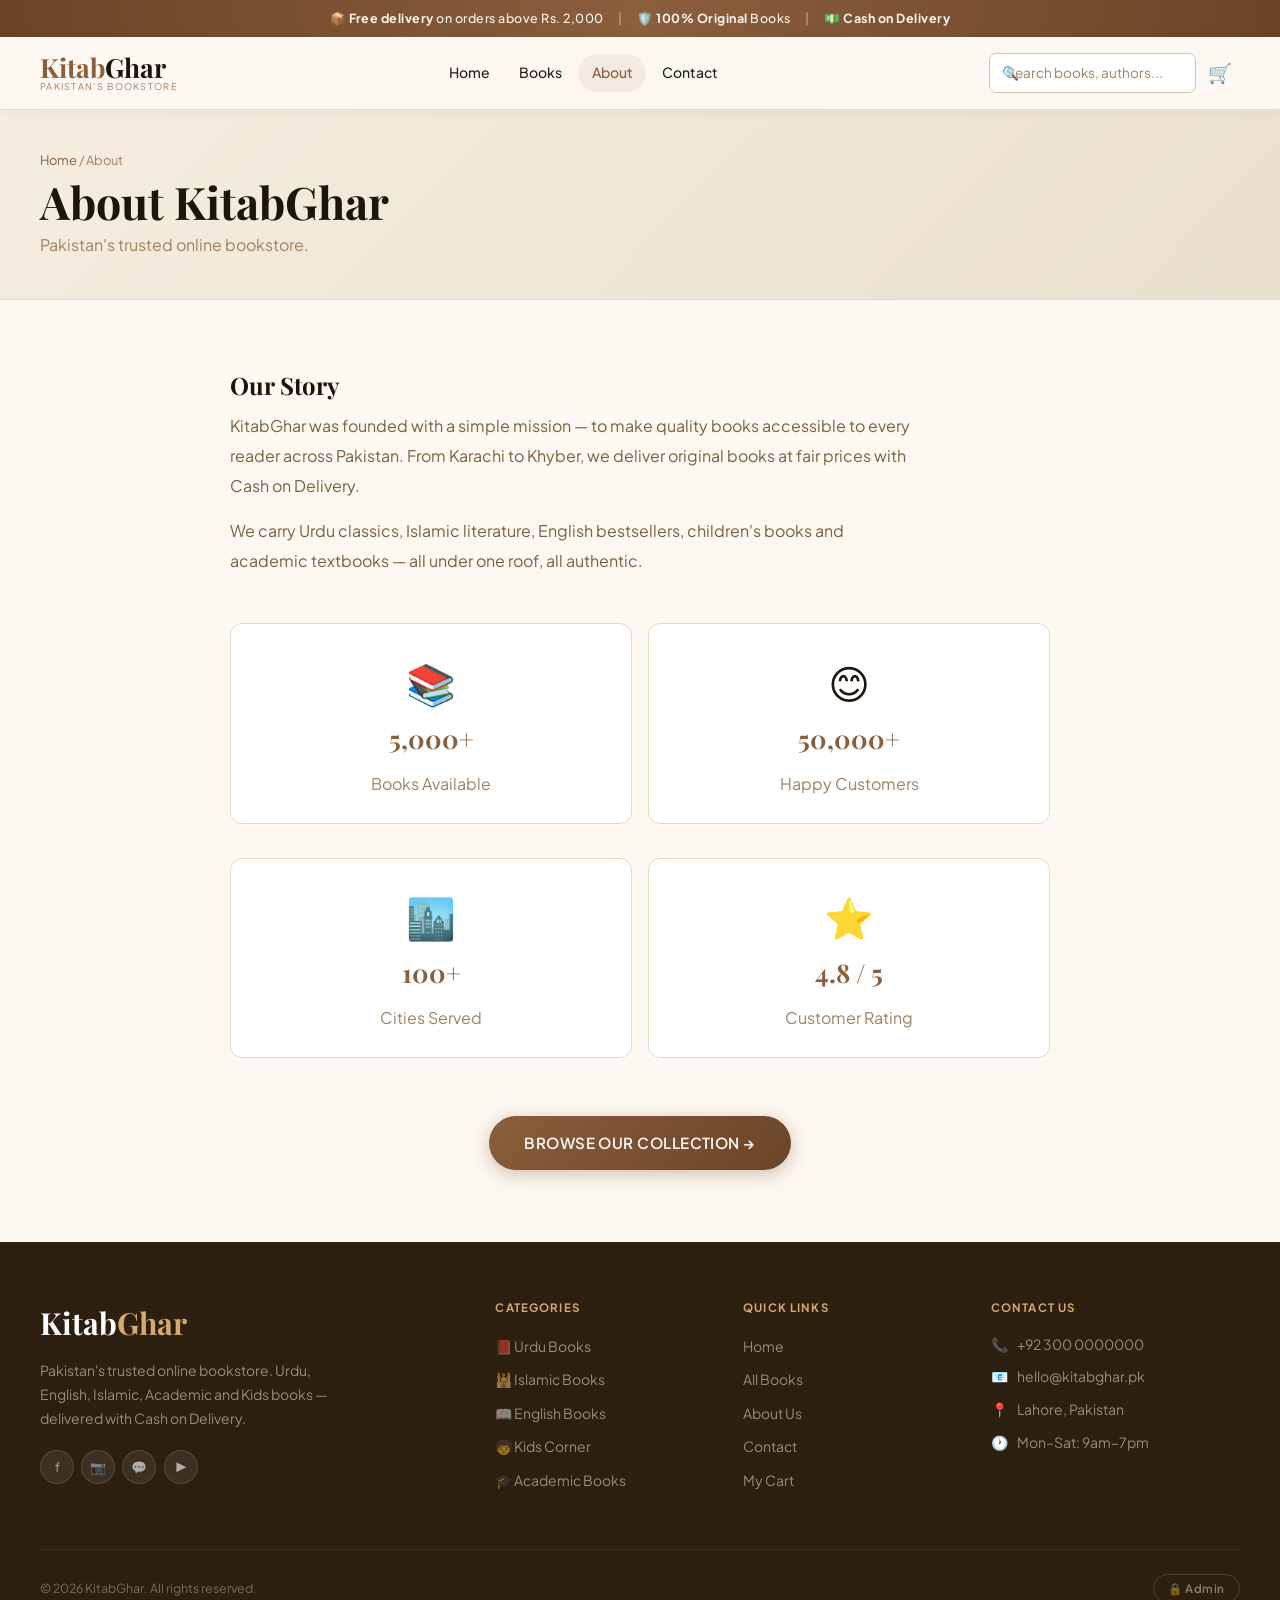
<file: about.html>
<!DOCTYPE html>
<html lang="en">
<head>
<meta charset="UTF-8"><meta name="viewport" content="width=device-width,initial-scale=1">
<title>About — KitabGhar</title>
<link rel="preconnect" href="https://fonts.googleapis.com"><link rel="preconnect" href="https://fonts.gstatic.com" crossorigin>
<link rel="stylesheet" href="https://fonts.googleapis.com/css2?family=Playfair+Display:ital,wght@0,700;0,800;1,700&family=Plus+Jakarta+Sans:wght@400;500;600;700;800&display=swap">
<link rel="stylesheet" href="css/style.css">
</head>
<body>
<div id="site-header"></div>
<section class="page-head"><div class="container">
  <p class="breadcrumb"><a href="index.html">Home</a> / About</p>
  <h1>About KitabGhar</h1>
  <p style="color:var(--muted2);margin-top:.3rem">Pakistan's trusted online bookstore.</p>
</div></section>
<section class="section"><div class="container" style="max-width:900px">
  <div style="max-width:680px;margin-bottom:3rem">
    <h2 style="margin-bottom:.75rem">Our Story</h2>
    <p style="color:var(--muted);line-height:1.85;margin-bottom:1rem">KitabGhar was founded with a simple mission — to make quality books accessible to every reader across Pakistan. From Karachi to Khyber, we deliver original books at fair prices with Cash on Delivery.</p>
    <p style="color:var(--muted);line-height:1.85">We carry Urdu classics, Islamic literature, English bestsellers, children's books and academic textbooks — all under one roof, all authentic.</p>
  </div>
  <div style="display:grid;gap:1rem;grid-template-columns:repeat(2,1fr)">
    <div class="checkout-section" style="text-align:center"><div style="font-size:2.5rem;margin-bottom:.5rem">📚</div><h3 style="font-size:1.6rem;color:var(--bark)">5,000+</h3><p style="color:var(--muted2)">Books Available</p></div>
    <div class="checkout-section" style="text-align:center"><div style="font-size:2.5rem;margin-bottom:.5rem">😊</div><h3 style="font-size:1.6rem;color:var(--bark)">50,000+</h3><p style="color:var(--muted2)">Happy Customers</p></div>
    <div class="checkout-section" style="text-align:center"><div style="font-size:2.5rem;margin-bottom:.5rem">🏙️</div><h3 style="font-size:1.6rem;color:var(--bark)">100+</h3><p style="color:var(--muted2)">Cities Served</p></div>
    <div class="checkout-section" style="text-align:center"><div style="font-size:2.5rem;margin-bottom:.5rem">⭐</div><h3 style="font-size:1.6rem;color:var(--bark)">4.8 / 5</h3><p style="color:var(--muted2)">Customer Rating</p></div>
  </div>
  <div style="margin-top:2.5rem;text-align:center">
    <a href="categories.html" class="btn btn-primary btn-lg">Browse Our Collection →</a>
  </div>
</div></section>
<div id="site-footer"></div>
<script src="js/store.js"></script>
<script src="js/app.js"></script>
<script>(async()=>{await Store.ready();mountLayout('about');})();</script>
</body></html>
</file>
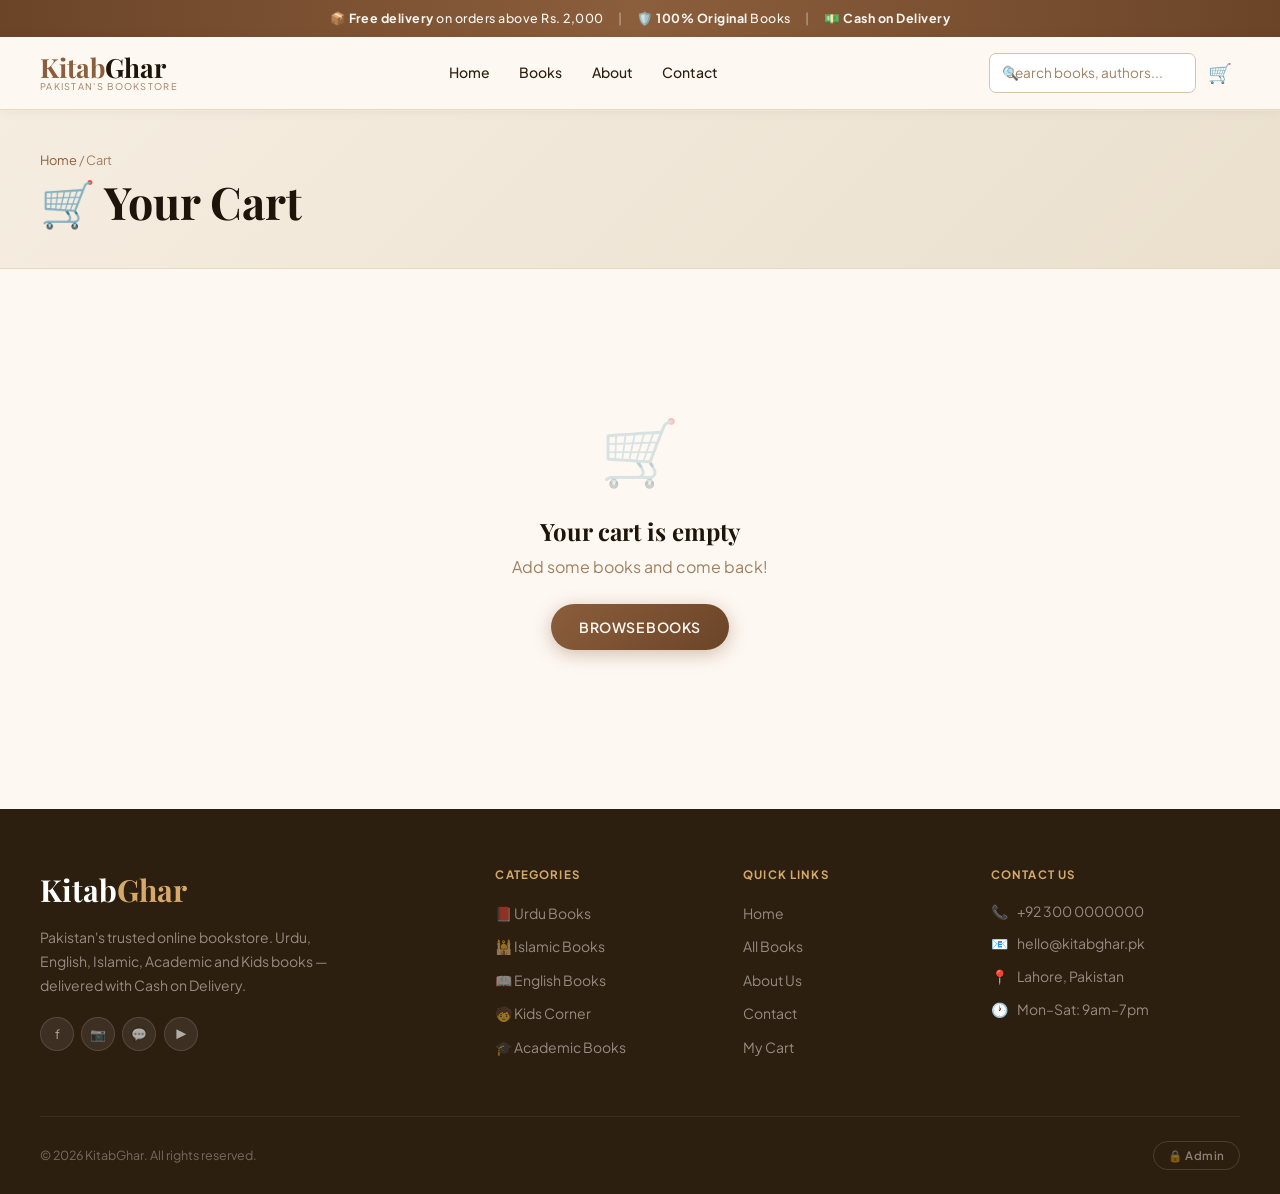
<file: cart.html>
<!DOCTYPE html>
<html lang="en">
<head>
<meta charset="UTF-8"><meta name="viewport" content="width=device-width,initial-scale=1">
<title>Cart — KitabGhar</title>
<link rel="preconnect" href="https://fonts.googleapis.com"><link rel="preconnect" href="https://fonts.gstatic.com" crossorigin>
<link rel="stylesheet" href="https://fonts.googleapis.com/css2?family=Playfair+Display:ital,wght@0,700;0,800;1,700&family=Plus+Jakarta+Sans:wght@400;500;600;700;800&display=swap">
<link rel="stylesheet" href="css/style.css">
</head>
<body>
<div id="site-header"></div>
<section class="page-head"><div class="container">
  <p class="breadcrumb"><a href="index.html">Home</a> / Cart</p>
  <h1>🛒 Your Cart</h1>
</div></section>
<section style="padding:3rem 0;min-height:60vh"><div class="container"><div id="cart-root"></div></div></section>
<div id="site-footer"></div>
<script src="js/store.js"></script>
<script src="js/app.js"></script>
<script>
function Rs(n){return 'Rs. '+Number(n).toLocaleString('en-PK');}
(async()=>{
  await Store.ready();
  mountLayout();
  renderCart();
})();
function renderCart(){
  const cart=Store.getCart();
  const root=document.getElementById('cart-root');
  if(!cart.length){root.innerHTML=`<div class="empty"><div class="empty-icon">🛒</div><h2>Your cart is empty</h2><p style="color:var(--muted2);margin:.5rem 0 1.5rem">Add some books and come back!</p><a href="categories.html" class="btn btn-primary">Browse Books</a></div>`;return;}
  const items=cart.map(c=>({...c,book:Store.getBook(c.id)})).filter(i=>i.book);
  const sub=items.reduce((s,i)=>s+i.book.price*i.qty,0);
  const ship=sub>=2000?0:200;
  const total=sub+ship;
  root.innerHTML=`<div class="cart-layout">
    <div>
      ${items.map(i=>`
        <div class="cart-item">
          <a href="product.html?id=${i.book.id}">
            ${i.book.cover?`<img src="${i.book.cover}" alt="${i.book.title}" onerror="this.style.display='none'">`:`<div style="width:80px;height:104px;background:var(--sand);border-radius:8px;display:flex;align-items:center;justify-content:center;font-size:2rem">📚</div>`}
          </a>
          <div>
            <a href="product.html?id=${i.book.id}" style="text-decoration:none"><h4 style="font-size:.9rem;font-family:var(--font-display)">${i.book.title}</h4></a>
            <p style="color:var(--muted2);font-size:.78rem;margin:.2rem 0">${i.book.author||''}</p>
            <p style="font-weight:800;color:var(--bark);margin-top:.3rem">${Rs(i.book.price)}</p>
          </div>
          <div style="display:flex;flex-direction:column;align-items:flex-end;gap:.5rem">
            <div class="qty">
              <button onclick="upd('${i.id}',${i.qty-1})">−</button>
              <input type="number" value="${i.qty}" onchange="upd('${i.id}',+this.value)">
              <button onclick="upd('${i.id}',${i.qty+1})">+</button>
            </div>
            <p style="font-weight:700;color:var(--bark)">${Rs(i.book.price*i.qty)}</p>
            <button onclick="rem('${i.id}')" style="background:rgba(192,57,43,.1);color:var(--red);border:none;padding:.3rem .65rem;border-radius:8px;font-size:.75rem;cursor:pointer;font-family:inherit">🗑️ Remove</button>
          </div>
        </div>`).join('')}
    </div>
    <div class="order-summary">
      <h3 style="margin-bottom:1.25rem">Order Summary</h3>
      <div class="summary-row"><span>Subtotal</span><span>${Rs(sub)}</span></div>
      <div class="summary-row"><span>Shipping</span><span style="color:${ship===0?'var(--green)':'inherit'};font-weight:${ship===0?'700':'400'}">${ship===0?'✓ Free':Rs(ship)}</span></div>
      ${ship>0?`<p style="font-size:.75rem;color:var(--muted2);margin-top:.2rem">Add ${Rs(2000-sub)} more for free delivery.</p>`:''}
      <div class="summary-row" style="font-size:1.2rem;font-weight:800;color:var(--ink)"><span>Total</span><span>${Rs(total)}</span></div>
      <a href="checkout.html" class="btn btn-primary btn-block" style="margin-top:1.25rem">Checkout — ${Rs(total)} →</a>
      <a href="categories.html" class="btn btn-ghost btn-block" style="margin-top:.5rem">← Continue Shopping</a>
      <p style="font-size:.75rem;color:var(--muted2);text-align:center;margin-top:1rem">🔒 Safe & Secure. Cash on Delivery available.</p>
    </div>
  </div>`;
}
function upd(id,q){Store.updateCartQty(id,q);renderCart();}
function rem(id){Store.removeFromCart(id);renderCart();toast('Removed from cart');}
</script>
</body></html>
</file>
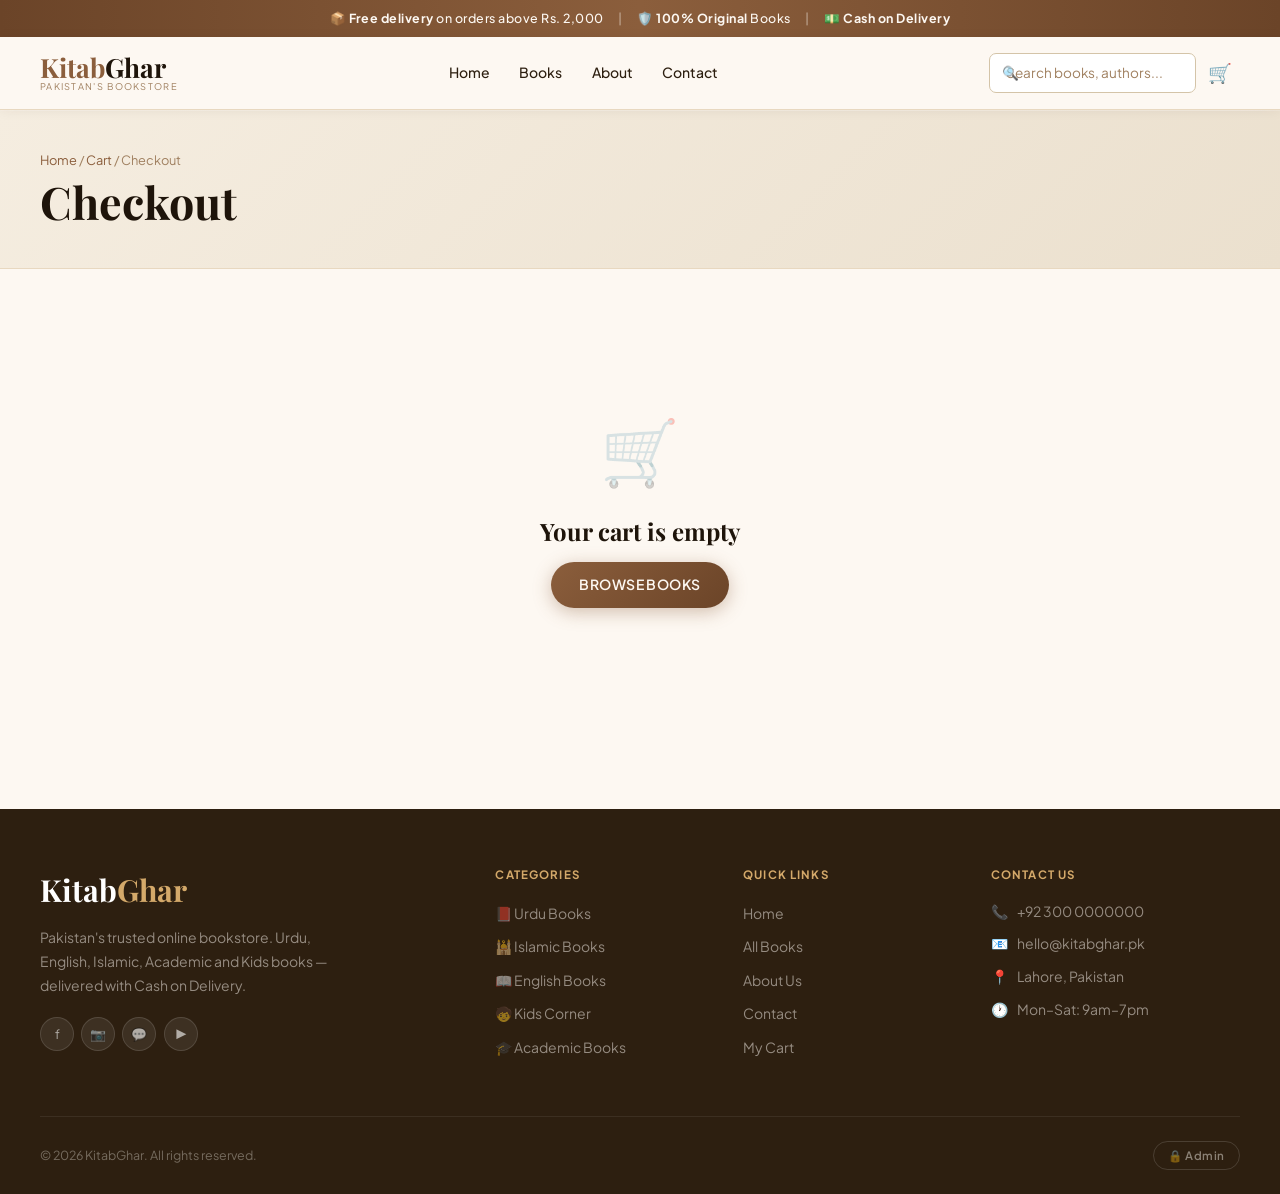
<file: checkout.html>
<!DOCTYPE html>
<html lang="en">
<head>
<meta charset="UTF-8"><meta name="viewport" content="width=device-width,initial-scale=1">
<title>Checkout — KitabGhar</title>
<link rel="preconnect" href="https://fonts.googleapis.com"><link rel="preconnect" href="https://fonts.gstatic.com" crossorigin>
<link rel="stylesheet" href="https://fonts.googleapis.com/css2?family=Playfair+Display:ital,wght@0,700;0,800;1,700&family=Plus+Jakarta+Sans:wght@400;500;600;700;800&display=swap">
<link rel="stylesheet" href="css/style.css">
</head>
<body>
<div id="site-header"></div>
<section class="page-head"><div class="container">
  <p class="breadcrumb"><a href="index.html">Home</a> / <a href="cart.html">Cart</a> / Checkout</p>
  <h1>Checkout</h1>
</div></section>
<section style="padding:3rem 0;min-height:60vh"><div class="container"><div id="co-root"></div></div></section>
<div id="site-footer"></div>
<script src="js/store.js"></script>
<script src="js/app.js"></script>
<script>
const W3F='af8db103-a5ae-4e0a-8d99-a61b79c2ec1e';
function Rs(n){return 'Rs. '+Number(n).toLocaleString('en-PK');}
function vReq(id,errId,msg){const el=document.getElementById(id);const ok=el.value.trim().length>0;el.classList.toggle('field-error',!ok);el.classList.toggle('field-ok',ok);const e=document.getElementById(errId);if(e){e.textContent=msg||'Required.';e.classList.toggle('show',!ok);}return ok;}
function vPhone(id,errId){const el=document.getElementById(id);const raw=el.value.replace(/[\s\-]/g,'');const ok=/^(\+92|92|0)3[0-9]{9}$/.test(raw);const has=el.value.length>0;el.classList.toggle('field-error',!ok&&has);el.classList.toggle('field-ok',ok);const e=document.getElementById(errId);if(e)e.classList.toggle('show',!ok&&has);return ok;}
function vEmail(id,errId){const el=document.getElementById(id);if(!el.value.trim()){el.classList.remove('field-error','field-ok');return true;}const ok=/^[^\s@]+@[^\s@]+\.[^\s@]+$/.test(el.value);el.classList.toggle('field-error',!ok);el.classList.toggle('field-ok',ok);const e=document.getElementById(errId);if(e)e.classList.toggle('show',!ok);return ok;}

(async()=>{
  await Store.ready();
  mountLayout();
  const cart=Store.getCart();
  const items=cart.map(c=>({...c,book:Store.getBook(c.id)})).filter(i=>i.book);
  const root=document.getElementById('co-root');

  if(!items.length){root.innerHTML=`<div class="empty"><div class="empty-icon">🛒</div><h2>Your cart is empty</h2><a href="categories.html" class="btn btn-primary" style="margin-top:1rem">Browse Books</a></div>`;return;}

  const sub=items.reduce((s,i)=>s+i.book.price*i.qty,0);
  const ship=sub>=2000?0:200;
  const total=sub+ship;

  root.innerHTML=`<div class="checkout-layout">
  <div>
    <form id="co-form" onsubmit="placeOrder(event)" novalidate>
      <div class="checkout-section">
        <h3>Contact Information</h3>
        <div class="form-row">
          <div class="form-group"><label>First Name *</label><input id="f-fn" required placeholder="Ali" oninput="vReq('f-fn','e-fn')"><p class="err-msg" id="e-fn">Required</p></div>
          <div class="form-group"><label>Last Name *</label><input id="f-ln" required placeholder="Raza" oninput="vReq('f-ln','e-ln')"><p class="err-msg" id="e-ln">Required</p></div>
        </div>
        <div class="form-row">
          <div class="form-group"><label>Phone *</label><input id="f-ph" type="tel" required placeholder="03XX-XXXXXXX" oninput="vPhone('f-ph','e-ph')"><p class="err-msg" id="e-ph">Valid Pakistani number required (e.g. 0300-1234567)</p></div>
          <div class="form-group"><label>Email <span style="font-weight:400;color:var(--muted2)">(optional)</span></label><input id="f-em" type="email" placeholder="you@example.com" oninput="vEmail('f-em','e-em')"><p class="err-msg" id="e-em">Invalid email</p></div>
        </div>
      </div>
      <div class="checkout-section">
        <h3>Delivery Address</h3>
        <div class="form-group"><label>Street Address *</label><textarea id="f-ad" required rows="2" placeholder="House no, Street, Area" oninput="vReq('f-ad','e-ad')"></textarea><p class="err-msg" id="e-ad">Required</p></div>
        <div class="form-row">
          <div class="form-group"><label>City *</label><input id="f-ct" required placeholder="Lahore" oninput="vReq('f-ct','e-ct')"><p class="err-msg" id="e-ct">Required</p></div>
          <div class="form-group"><label>Postal Code</label><input id="f-pc" placeholder="54000"></div>
        </div>
      </div>
      <div class="checkout-section">
        <h3>Payment Method</h3>
        <label class="payment-opt"><input type="radio" name="pay" value="cod" checked><div><strong>💵 Cash on Delivery</strong><p style="font-size:.8rem;color:var(--muted2);margin-top:.15rem">Pay when you receive your order.</p></div></label>
      </div>
      <div class="checkout-section">
        <h3>Order Notes <span style="font-weight:400;font-size:.85rem;color:var(--muted2)">(Optional)</span></h3>
        <textarea id="f-nt" rows="2" placeholder="Special delivery instructions..."></textarea>
      </div>
      <div id="co-err" style="display:none;color:var(--red);font-size:.85rem;font-weight:600;padding:.6rem 1rem;background:rgba(192,57,43,.06);border-left:3px solid var(--red);border-radius:8px;margin-bottom:.75rem">⚠️ Please fix the errors above.</div>
    </form>
  </div>
  <div>
    <div class="order-summary">
      <h3 style="margin-bottom:1.25rem">Order Summary</h3>
      ${items.map(i=>`
        <div style="display:flex;align-items:center;gap:.75rem;padding:.6rem 0;border-bottom:1px solid var(--border)">
          ${i.book.cover?`<img src="${i.book.cover}" style="width:42px;height:54px;object-fit:cover;border-radius:6px;flex-shrink:0" onerror="this.style.display='none'">`:`<div style="width:42px;height:54px;background:var(--sand);border-radius:6px;display:flex;align-items:center;justify-content:center;font-size:1.2rem;flex-shrink:0">📚</div>`}
          <div style="flex:1;min-width:0"><div style="font-weight:600;font-size:.82rem;overflow:hidden;text-overflow:ellipsis;white-space:nowrap">${i.book.title}</div><div style="font-size:.74rem;color:var(--muted2)">Qty: ${i.qty}</div></div>
          <div style="font-weight:700;color:var(--bark);font-size:.88rem;white-space:nowrap">${Rs(i.book.price*i.qty)}</div>
        </div>`).join('')}
      <div class="summary-row" style="margin-top:.25rem"><span>Subtotal</span><span>${Rs(sub)}</span></div>
      <div class="summary-row"><span>Shipping</span><span style="color:${ship===0?'var(--green)':'inherit'};font-weight:${ship===0?'700':'400'}">${ship===0?'✓ Free':Rs(ship)}</span></div>
      <div class="summary-row" style="font-size:1.1rem;font-weight:800;color:var(--ink)"><span>Total</span><span>${Rs(total)}</span></div>
      <button id="place-btn" type="submit" form="co-form" class="btn btn-primary btn-block" style="margin-top:1.25rem">Place Order — ${Rs(total)}</button>
      <a href="cart.html" class="btn btn-ghost btn-block" style="margin-top:.5rem">← Back to Cart</a>
      <p style="font-size:.74rem;color:var(--muted2);text-align:center;margin-top:1rem">🔒 Your info is safe. Used only for delivery.</p>
    </div>
  </div>
  </div>`;

  window.placeOrder=async(e)=>{
    e.preventDefault();
    const err=document.getElementById('co-err');
    const ok=[vReq('f-fn','e-fn'),vReq('f-ln','e-ln'),vPhone('f-ph','e-ph'),vEmail('f-em','e-em'),vReq('f-ad','e-ad'),vReq('f-ct','e-ct')].every(Boolean);
    if(!ok){err.style.display='block';document.querySelector('.field-error')?.scrollIntoView({behavior:'smooth',block:'center'});return;}
    err.style.display='none';
    const btn=document.getElementById('place-btn');
    btn.disabled=true;btn.textContent='Placing order...';
    const fn=document.getElementById('f-fn').value;
    const ln=document.getElementById('f-ln').value;
    const ph=document.getElementById('f-ph').value;
    const em=document.getElementById('f-em').value;
    const ad=document.getElementById('f-ad').value;
    const ct=document.getElementById('f-ct').value;
    const pc=document.getElementById('f-pc').value;
    const nt=document.getElementById('f-nt').value;
    const ordId='ORD-'+Date.now();
    const now=new Date().toLocaleString('en-PK',{timeZone:'Asia/Karachi',dateStyle:'long',timeStyle:'short'});

    const rows=items.map(i=>`<tr><td style="padding:10px 8px;border-bottom:1px solid #e8d8c0;font-size:14px">${i.book.title}</td><td style="padding:10px 8px;border-bottom:1px solid #e8d8c0;text-align:center;font-size:14px">${i.qty}</td><td style="padding:10px 8px;border-bottom:1px solid #e8d8c0;text-align:right;font-size:14px">Rs. ${Number(i.book.price).toLocaleString('en-PK')}</td><td style="padding:10px 8px;border-bottom:1px solid #e8d8c0;text-align:right;font-size:14px;font-weight:700;color:#8b5e3c">Rs. ${Number(i.book.price*i.qty).toLocaleString('en-PK')}</td></tr>`).join('');

    const html=`<!DOCTYPE html><html><head><meta charset="UTF-8"></head><body style="margin:0;padding:0;background:#f5ede0;font-family:'Segoe UI',Arial,sans-serif"><div style="max-width:620px;margin:32px auto;background:#fff;border-radius:16px;overflow:hidden;box-shadow:0 8px 32px rgba(60,30,10,.12)"><div style="background:linear-gradient(135deg,#8b5e3c,#6b4428);padding:28px 36px;text-align:center"><h1 style="margin:0;color:#fff;font-size:26px">📚 KitabGhar</h1><p style="margin:5px 0 0;color:rgba(255,255,255,.7);font-size:12px;letter-spacing:.08em;text-transform:uppercase">New Order Received</p></div><div style="background:#fdf8f2;border-bottom:1px solid #e8d8c0;padding:14px 36px;display:flex;justify-content:space-between;flex-wrap:wrap;gap:8px"><div><p style="margin:0;font-size:11px;color:#a08060;text-transform:uppercase;letter-spacing:.08em;font-weight:600">Order ID</p><p style="margin:3px 0 0;font-size:15px;font-weight:700;color:#1e140a">${ordId}</p></div><div style="text-align:right"><p style="margin:0;font-size:11px;color:#a08060;text-transform:uppercase;letter-spacing:.08em;font-weight:600">Date</p><p style="margin:3px 0 0;font-size:13px;color:#1e140a">${now}</p></div></div><div style="padding:28px 36px"><h2 style="margin:0 0 14px;font-size:15px;color:#8b5e3c;text-transform:uppercase;letter-spacing:.06em;padding-bottom:8px;border-bottom:2px solid #e8d8c0">👤 Customer</h2><table style="width:100%;border-collapse:collapse;margin-bottom:24px"><tr><td style="padding:7px 0;font-size:13px;color:#a08060;font-weight:600;width:110px">Name</td><td style="padding:7px 0;font-size:14px;font-weight:700">${fn} ${ln}</td></tr><tr><td style="padding:7px 0;font-size:13px;color:#a08060;font-weight:600">Phone</td><td style="padding:7px 0;font-size:14px;font-weight:700">${ph}</td></tr>${em?`<tr><td style="padding:7px 0;font-size:13px;color:#a08060;font-weight:600">Email</td><td style="padding:7px 0;font-size:14px">${em}</td></tr>`:''}</table><h2 style="margin:0 0 14px;font-size:15px;color:#8b5e3c;text-transform:uppercase;letter-spacing:.06em;padding-bottom:8px;border-bottom:2px solid #e8d8c0">📦 Delivery Address</h2><div style="background:#fdf8f2;border-radius:10px;padding:14px 18px;margin-bottom:24px;border:1px solid #e8d8c0"><p style="margin:0;font-size:14px;line-height:1.7">${ad}<br><strong>${ct}${pc?' — '+pc:''}</strong></p></div><h2 style="margin:0 0 14px;font-size:15px;color:#8b5e3c;text-transform:uppercase;letter-spacing:.06em;padding-bottom:8px;border-bottom:2px solid #e8d8c0">📚 Books Ordered</h2><table style="width:100%;border-collapse:collapse;margin-bottom:8px"><thead><tr style="background:#f5ede0"><th style="padding:9px 8px;text-align:left;font-size:11px;color:#a08060;font-weight:700;text-transform:uppercase">Book</th><th style="padding:9px 8px;text-align:center;font-size:11px;color:#a08060;font-weight:700;text-transform:uppercase">Qty</th><th style="padding:9px 8px;text-align:right;font-size:11px;color:#a08060;font-weight:700;text-transform:uppercase">Price</th><th style="padding:9px 8px;text-align:right;font-size:11px;color:#a08060;font-weight:700;text-transform:uppercase">Total</th></tr></thead><tbody>${rows}</tbody></table><div style="background:#fdf8f2;border-radius:10px;overflow:hidden;border:1px solid #e8d8c0;margin-bottom:24px"><div style="display:flex;justify-content:space-between;padding:9px 14px;border-bottom:1px solid #e8d8c0"><span style="font-size:13px;color:#7a6040">Subtotal</span><span style="font-size:13px;font-weight:600">Rs. ${Number(sub).toLocaleString('en-PK')}</span></div><div style="display:flex;justify-content:space-between;padding:9px 14px;border-bottom:1px solid #e8d8c0"><span style="font-size:13px;color:#7a6040">Shipping</span><span style="font-size:13px;color:${ship===0?'#2d8a4e':'#1e140a'};font-weight:600">${ship===0?'✓ FREE':'Rs. '+Number(ship).toLocaleString('en-PK')}</span></div><div style="display:flex;justify-content:space-between;padding:13px 14px;background:#8b5e3c"><span style="font-size:14px;color:#fdf8f2;font-weight:700">GRAND TOTAL</span><span style="font-size:17px;color:#fdf8f2;font-weight:800">Rs. ${Number(total).toLocaleString('en-PK')}</span></div></div>${nt?`<div style="background:#fdf7e3;border-radius:10px;padding:12px 16px;border:1px solid rgba(212,160,23,.2)"><p style="margin:0 0 4px;font-size:11px;color:#c8960a;font-weight:700;text-transform:uppercase">Order Notes</p><p style="margin:0;font-size:13px">${nt}</p></div>`:''}  </div><div style="background:#1e140a;padding:20px 36px;text-align:center"><p style="margin:0;color:rgba(253,248,242,.5);font-size:11px">📍 Lahore, Pakistan | 📞 +92 300 0000000 | 📧 hello@kitabghar.pk</p></div></div></body></html>`;

    try{
      const res=await fetch('https://api.web3forms.com/submit',{method:'POST',headers:{'Content-Type':'application/json',Accept:'application/json'},body:JSON.stringify({access_key:W3F,subject:`🛒 New Order ${ordId} — ${fn} ${ln} (Rs. ${Number(total).toLocaleString('en-PK')})`,from_name:'KitabGhar Orders',name:`${fn} ${ln}`,email:em||'orders@kitabghar.pk',phone:ph,message:`Order ${ordId}\n${fn} ${ln}\n${ph}\n${ad}, ${ct}\n\n${items.map(i=>`${i.book.title} x${i.qty} = Rs.${i.book.price*i.qty}`).join('\n')}\n\nTotal: Rs.${total}`,html})});
      const d=await res.json().catch(()=>({}));
      if(!res.ok||!d.success)throw new Error(d.message||'Failed');
      Store.addOrder({id:ordId,items:items.map(i=>({id:i.book.id,title:i.book.title,price:i.book.price,qty:i.qty})),sub,ship,total,customer:{fn,ln,ph,em,ad,ct,pc,nt}});
      Store.clearCart();
      location.href='success.html?order='+ordId;
    }catch(err){
      btn.disabled=false;btn.textContent=`Place Order — ${Rs(total)}`;
      toast('Order failed: '+err.message+'. Try again.','fail');
    }
  };
})();
</script>
</body></html>
</file>
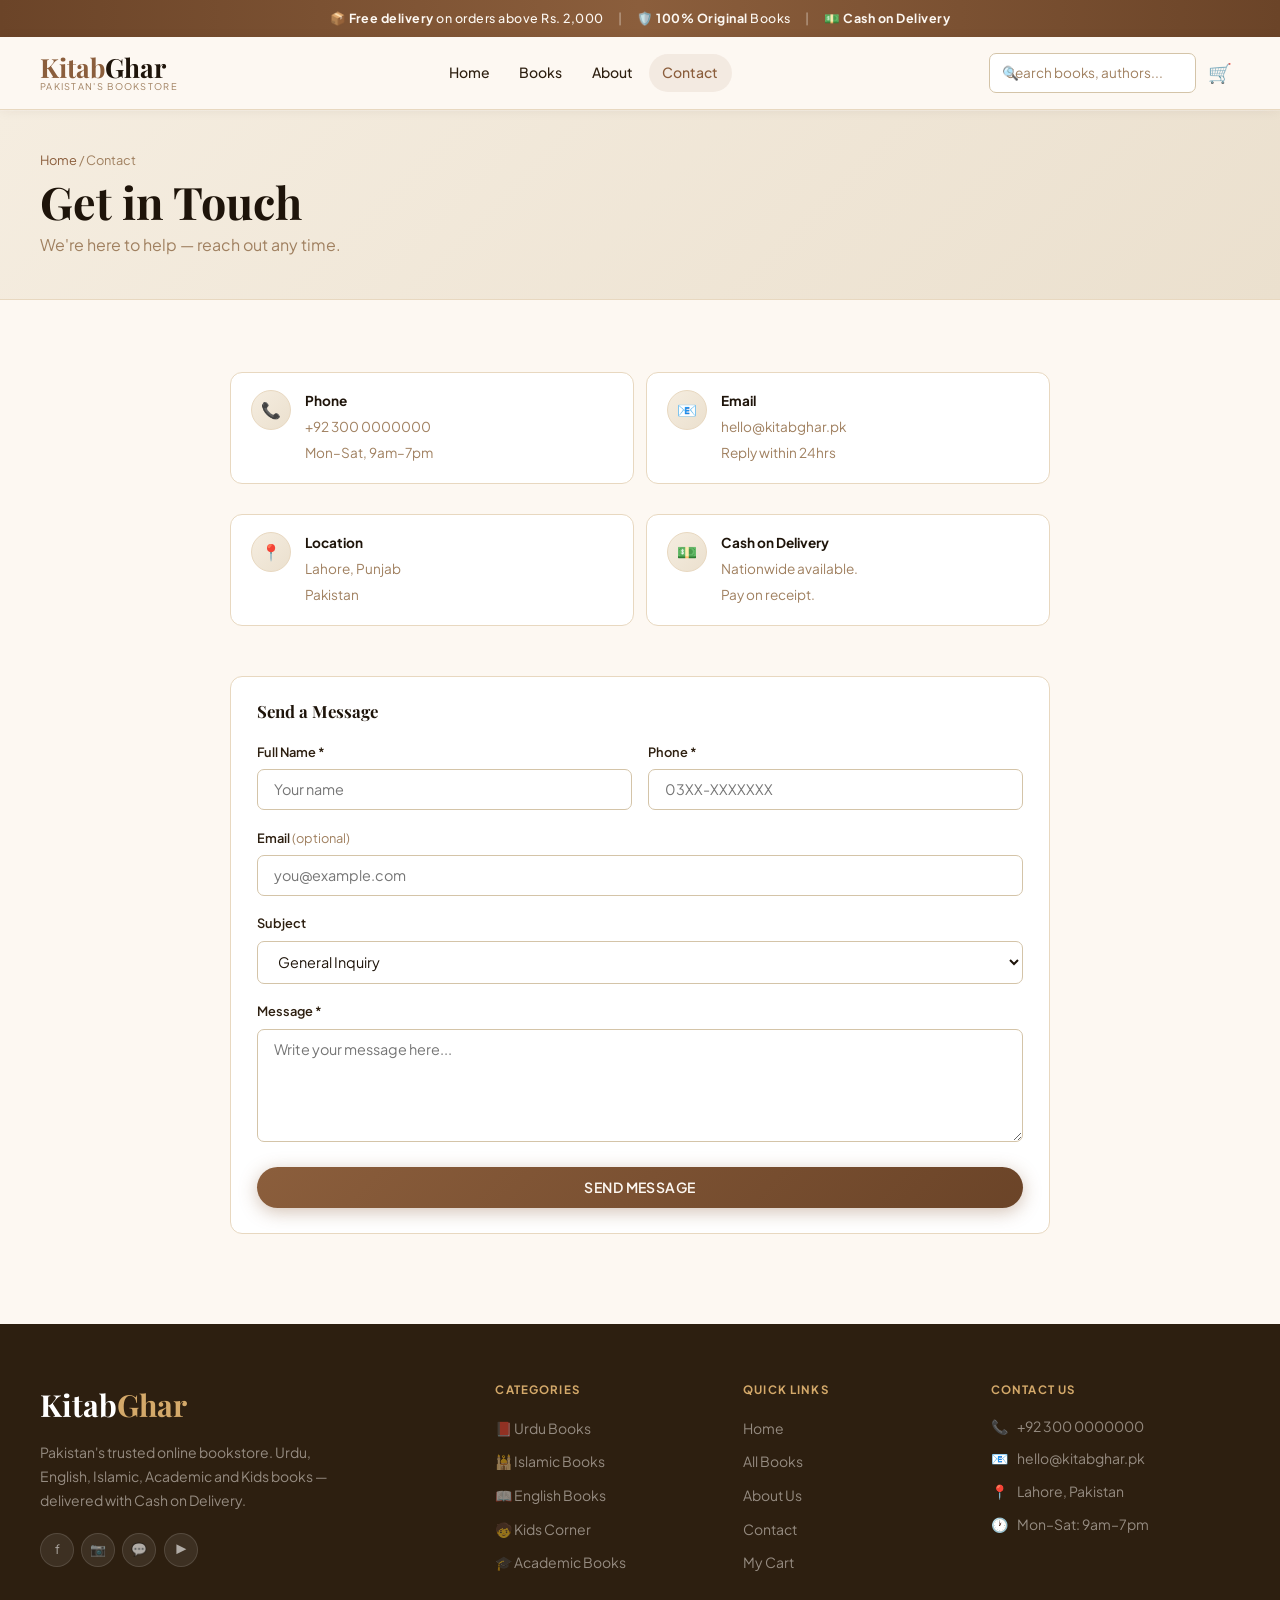
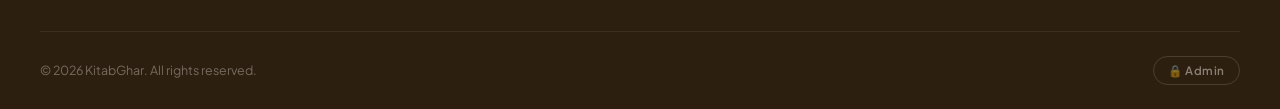
<file: contact.html>
<!DOCTYPE html>
<html lang="en">
<head>
<meta charset="UTF-8"><meta name="viewport" content="width=device-width,initial-scale=1">
<title>Contact — KitabGhar</title>
<link rel="preconnect" href="https://fonts.googleapis.com"><link rel="preconnect" href="https://fonts.gstatic.com" crossorigin>
<link rel="stylesheet" href="https://fonts.googleapis.com/css2?family=Playfair+Display:ital,wght@0,700;0,800;1,700&family=Plus+Jakarta+Sans:wght@400;500;600;700;800&display=swap">
<link rel="stylesheet" href="css/style.css">
</head>
<body>
<div id="site-header"></div>
<section class="page-head"><div class="container">
  <p class="breadcrumb"><a href="index.html">Home</a> / Contact</p>
  <h1>Get in Touch</h1>
  <p style="color:var(--muted2);margin-top:.3rem">We're here to help — reach out any time.</p>
</div></section>
<section class="section"><div class="container" style="max-width:900px">
  <div style="display:grid;gap:2rem;grid-template-columns:1fr">
    <div style="display:grid;gap:.75rem;grid-template-columns:repeat(2,1fr)">
      <div class="checkout-section" style="display:flex;align-items:flex-start;gap:.85rem;padding:1.1rem 1.25rem">
        <div style="width:40px;height:40px;border-radius:50%;background:linear-gradient(135deg,var(--sand),var(--sand2));border:1px solid var(--border);display:flex;align-items:center;justify-content:center;font-size:1rem;flex-shrink:0">📞</div>
        <div><strong style="font-size:.85rem;display:block">Phone</strong><span style="color:var(--muted2);font-size:.85rem">+92 300 0000000<br>Mon–Sat, 9am–7pm</span></div>
      </div>
      <div class="checkout-section" style="display:flex;align-items:flex-start;gap:.85rem;padding:1.1rem 1.25rem">
        <div style="width:40px;height:40px;border-radius:50%;background:linear-gradient(135deg,var(--sand),var(--sand2));border:1px solid var(--border);display:flex;align-items:center;justify-content:center;font-size:1rem;flex-shrink:0">📧</div>
        <div><strong style="font-size:.85rem;display:block">Email</strong><span style="color:var(--muted2);font-size:.85rem">hello@kitabghar.pk<br>Reply within 24hrs</span></div>
      </div>
      <div class="checkout-section" style="display:flex;align-items:flex-start;gap:.85rem;padding:1.1rem 1.25rem">
        <div style="width:40px;height:40px;border-radius:50%;background:linear-gradient(135deg,var(--sand),var(--sand2));border:1px solid var(--border);display:flex;align-items:center;justify-content:center;font-size:1rem;flex-shrink:0">📍</div>
        <div><strong style="font-size:.85rem;display:block">Location</strong><span style="color:var(--muted2);font-size:.85rem">Lahore, Punjab<br>Pakistan</span></div>
      </div>
      <div class="checkout-section" style="display:flex;align-items:flex-start;gap:.85rem;padding:1.1rem 1.25rem">
        <div style="width:40px;height:40px;border-radius:50%;background:linear-gradient(135deg,var(--sand),var(--sand2));border:1px solid var(--border);display:flex;align-items:center;justify-content:center;font-size:1rem;flex-shrink:0">💵</div>
        <div><strong style="font-size:.85rem;display:block">Cash on Delivery</strong><span style="color:var(--muted2);font-size:.85rem">Nationwide available.<br>Pay on receipt.</span></div>
      </div>
    </div>
    <div class="checkout-section">
      <h3 style="margin-bottom:1.25rem">Send a Message</h3>
      <form id="cf" onsubmit="sendMsg(event)" novalidate>
        <div class="form-row">
          <div class="form-group"><label>Full Name *</label><input id="cf-n" required placeholder="Your name" oninput="cfV(this,'ce-n')"><p class="err-msg" id="ce-n">Required</p></div>
          <div class="form-group"><label>Phone *</label><input id="cf-p" type="tel" required placeholder="03XX-XXXXXXX" oninput="cfVP(this,'ce-p')"><p class="err-msg" id="ce-p">Valid Pakistani number required</p></div>
        </div>
        <div class="form-group"><label>Email <span style="font-weight:400;color:var(--muted2)">(optional)</span></label><input id="cf-e" type="email" placeholder="you@example.com" oninput="cfVE(this,'ce-e')"><p class="err-msg" id="ce-e">Invalid email</p></div>
        <div class="form-group"><label>Subject</label>
          <select id="cf-s"><option>General Inquiry</option><option>Order Issue</option><option>Book Request</option><option>Delivery Query</option><option>Return / Refund</option><option>Other</option></select>
        </div>
        <div class="form-group"><label>Message *</label><textarea id="cf-m" required rows="5" placeholder="Write your message here..." oninput="cfV(this,'ce-m')"></textarea><p class="err-msg" id="ce-m">Required</p></div>
        <div id="cf-err" style="display:none;color:var(--red);font-size:.82rem;font-weight:600;padding:.55rem .9rem;background:rgba(192,57,43,.06);border-left:3px solid var(--red);border-radius:8px;margin-bottom:.75rem">⚠️ Please fix the errors above.</div>
        <button type="submit" id="cf-btn" class="btn btn-primary btn-block">Send Message</button>
      </form>
    </div>
  </div>
</div></section>
<div id="site-footer"></div>
<script src="js/store.js"></script>
<script src="js/app.js"></script>
<script>
const W3F='af8db103-a5ae-4e0a-8d99-a61b79c2ec1e';
function cfV(el,eid){const ok=el.value.trim().length>0;el.classList.toggle('field-error',!ok);el.classList.toggle('field-ok',ok);document.getElementById(eid)?.classList.toggle('show',!ok);return ok;}
function cfVP(el,eid){const raw=el.value.replace(/[\s\-]/g,'');const ok=/^(\+92|92|0)3[0-9]{9}$/.test(raw);const has=el.value.length>0;el.classList.toggle('field-error',!ok&&has);el.classList.toggle('field-ok',ok);document.getElementById(eid)?.classList.toggle('show',!ok&&has);return ok;}
function cfVE(el,eid){if(!el.value.trim()){el.classList.remove('field-error','field-ok');return true;}const ok=/^[^\s@]+@[^\s@]+\.[^\s@]+$/.test(el.value);el.classList.toggle('field-error',!ok);el.classList.toggle('field-ok',ok);document.getElementById(eid)?.classList.toggle('show',!ok);return ok;}
async function sendMsg(e){
  e.preventDefault();
  const err=document.getElementById('cf-err');
  const n=document.getElementById('cf-n'),p=document.getElementById('cf-p'),em=document.getElementById('cf-e'),m=document.getElementById('cf-m');
  const ok=[cfV(n,'ce-n'),cfVP(p,'ce-p'),cfVE(em,'ce-e'),cfV(m,'ce-m')].every(Boolean);
  if(!ok){err.style.display='block';return;}
  err.style.display='none';
  const btn=document.getElementById('cf-btn');btn.disabled=true;btn.textContent='Sending...';
  const sub=document.getElementById('cf-s').value;
  const now=new Date().toLocaleString('en-PK',{timeZone:'Asia/Karachi',dateStyle:'long',timeStyle:'short'});
  const html=`<!DOCTYPE html><html><body style="font-family:'Segoe UI',Arial,sans-serif;background:#f5ede0;margin:0;padding:0"><div style="max-width:540px;margin:28px auto;background:#fff;border-radius:14px;overflow:hidden;box-shadow:0 8px 28px rgba(60,30,10,.12)"><div style="background:linear-gradient(135deg,#8b5e3c,#6b4428);padding:24px 30px;text-align:center"><h1 style="margin:0;color:#fff;font-size:22px">📚 KitabGhar</h1><p style="margin:5px 0 0;color:rgba(255,255,255,.7);font-size:12px">Contact Message</p></div><div style="padding:26px 30px"><table style="width:100%;border-collapse:collapse;margin-bottom:18px"><tr><td style="padding:7px 0;font-size:13px;color:#a08060;font-weight:600;width:90px">Name</td><td style="font-size:14px;font-weight:700">${n.value}</td></tr><tr><td style="padding:7px 0;font-size:13px;color:#a08060;font-weight:600">Phone</td><td style="font-size:14px;font-weight:700">${p.value}</td></tr>${em.value?`<tr><td style="padding:7px 0;font-size:13px;color:#a08060;font-weight:600">Email</td><td style="font-size:14px">${em.value}</td></tr>`:''}<tr><td style="padding:7px 0;font-size:13px;color:#a08060;font-weight:600">Subject</td><td style="font-size:14px">${sub}</td></tr><tr><td style="padding:7px 0;font-size:13px;color:#a08060;font-weight:600">Date</td><td style="font-size:13px;color:#7a6040">${now}</td></tr></table><div style="background:#fdf8f2;border-radius:10px;padding:14px 18px;border:1px solid #e8d8c0"><p style="margin:0 0 5px;font-size:11px;color:#a08060;font-weight:700;text-transform:uppercase">Message</p><p style="margin:0;font-size:14px;line-height:1.7;white-space:pre-wrap">${m.value}</p></div></div><div style="background:#1e140a;padding:16px 30px;text-align:center"><p style="margin:0;color:rgba(253,248,242,.45);font-size:11px">KitabGhar — Lahore, Pakistan</p></div></div></body></html>`;
  try{
    const res=await fetch('https://api.web3forms.com/submit',{method:'POST',headers:{'Content-Type':'application/json',Accept:'application/json'},body:JSON.stringify({access_key:W3F,subject:`📩 Contact: ${sub} from ${n.value}`,from_name:'KitabGhar Contact',name:n.value,email:em.value||'noreply@kitabghar.pk',phone:p.value,message:`${n.value}\n${p.value}\n${sub}\n\n${m.value}`,html})});
    const d=await res.json().catch(()=>({}));
    if(!res.ok||!d.success)throw new Error(d.message||'Failed');
    toast('✓ Message sent! We will reply within 24 hours.','ok');
    document.getElementById('cf').reset();
    document.querySelectorAll('.field-ok,.field-error').forEach(el=>el.classList.remove('field-ok','field-error'));
  }catch(err){toast('Send failed. Please try again.','fail');}
  btn.disabled=false;btn.textContent='Send Message';
}
(async()=>{await Store.ready();mountLayout('contact');})();
</script>
</body></html>
</file>
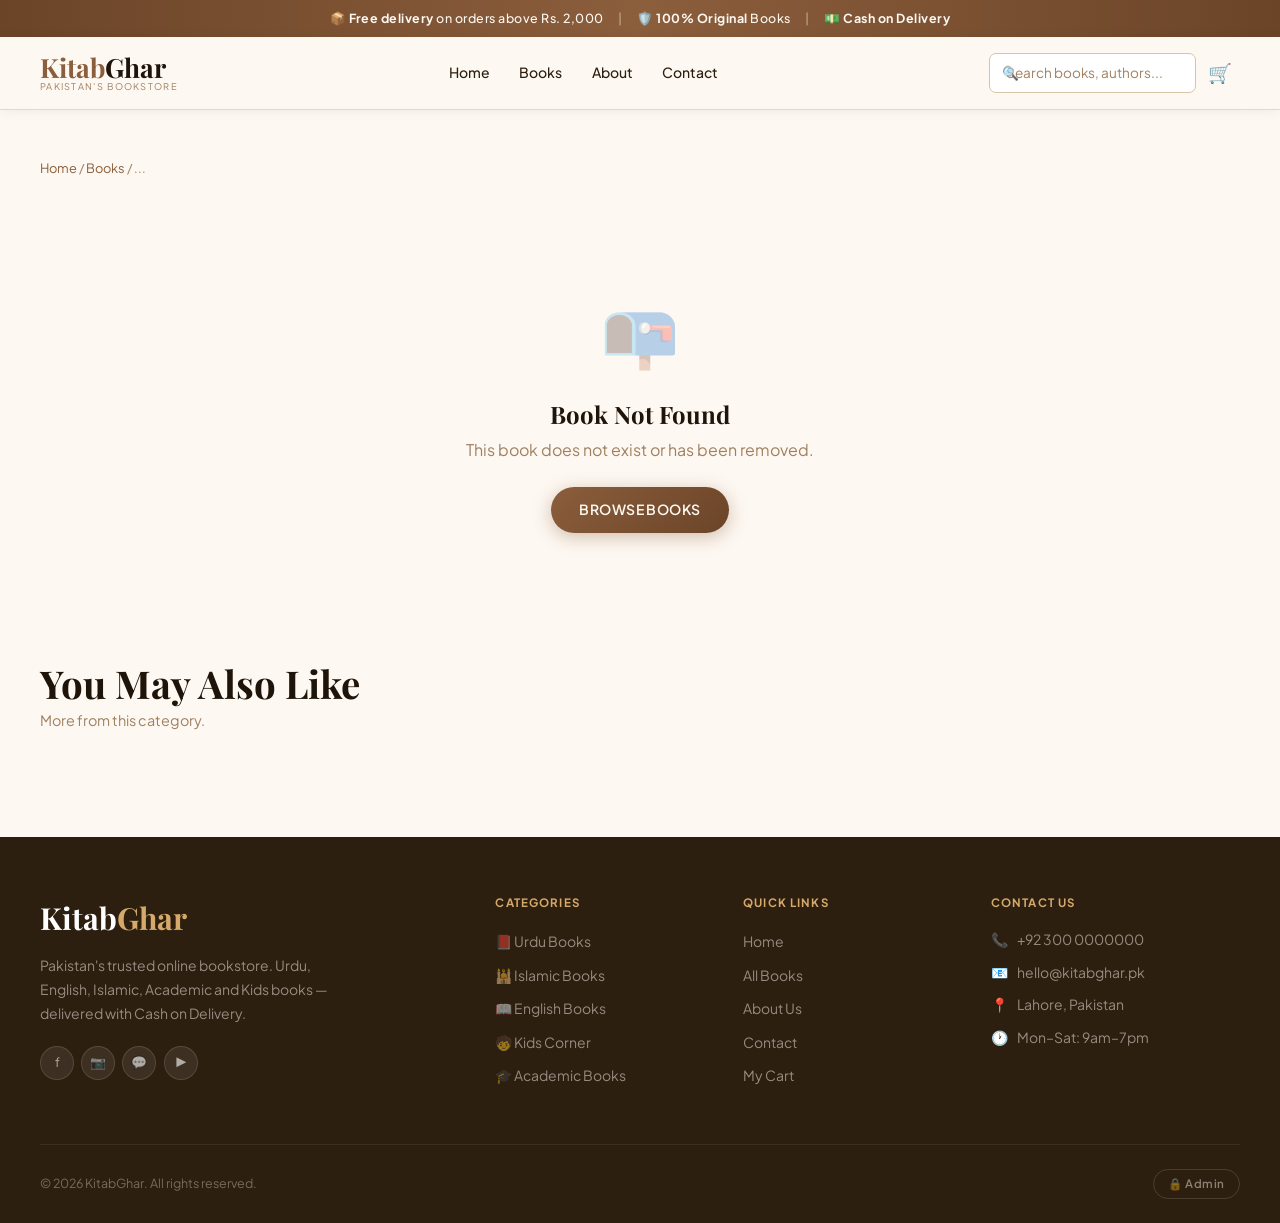
<file: product.html>
<!DOCTYPE html>
<html lang="en">
<head>
<meta charset="UTF-8"><meta name="viewport" content="width=device-width,initial-scale=1">
<title>Book — KitabGhar</title>
<link rel="preconnect" href="https://fonts.googleapis.com"><link rel="preconnect" href="https://fonts.gstatic.com" crossorigin>
<link rel="stylesheet" href="https://fonts.googleapis.com/css2?family=Playfair+Display:ital,wght@0,700;0,800;1,700&family=Plus+Jakarta+Sans:wght@400;500;600;700;800&display=swap">
<link rel="stylesheet" href="css/style.css">
</head>
<body>
<div id="site-header"></div>
<section style="padding:3rem 0"><div class="container">
  <p class="breadcrumb" style="margin-bottom:1.25rem"><a href="index.html">Home</a> / <a href="categories.html">Books</a> / <span id="crumb">...</span></p>
  <div id="product-root"></div>
</div></section>
<section class="section" style="padding-top:0"><div class="container">
  <div class="section-head"><div><h2>You May Also Like</h2><p>More from this category.</p></div></div>
  <div class="books-grid" id="related-grid"></div>
</div></section>
<div id="site-footer"></div>
<script src="js/store.js"></script>
<script src="js/app.js"></script>
<script>
function starsStr(r=4.5){const f=Math.floor(r);return '★'.repeat(f)+(r%1>=.5?'½':'')+'☆'.repeat(5-f-(r%1>=.5?1:0));}
(async()=>{
  await Store.ready();
  mountLayout();
  const id=new URLSearchParams(location.search).get('id');
  const book=Store.getBook(id);
  const root=document.getElementById('product-root');
  if(!book){
    root.innerHTML=`<div class="empty"><div class="empty-icon">📭</div><h2>Book Not Found</h2><p style="color:var(--muted2);margin:.5rem 0 1.5rem">This book does not exist or has been removed.</p><a href="categories.html" class="btn btn-primary">Browse Books</a></div>`;
    return;
  }
  document.title=book.title+' — KitabGhar';
  document.getElementById('crumb').textContent=book.title;
  const out=book.stock<=0;
  const allImgs=[...(book.cover?[book.cover]:[]),...(book.images||[])];
  const cat=Store.getCategories().find(c=>c.slug===book.category);

  root.innerHTML=`
  <div class="product-layout">
    <div>
      <div class="gallery-main" onclick="openLightbox()" id="gallery-main">
        ${allImgs.length?`<img id="main-img" src="${allImgs[0]}" alt="${book.title}">`:`<div class="book-placeholder" style="height:100%;font-size:4rem">📚</div>`}
      </div>
      ${allImgs.length>1?`<div class="gallery-thumbs">${allImgs.map((s,i)=>`<div class="g-thumb ${i===0?'active':''}" onclick="switchImg(${i})" id="th-${i}"><img src="${s}" alt=""></div>`).join('')}</div>`:''}
    </div>
    <div>
      ${book.featured?`<span class="badge badge-gold" style="margin-bottom:.5rem">⭐ Featured</span>`:''}
      <h1 style="font-size:clamp(1.6rem,3vw,2.25rem)">${book.title}</h1>
      <p style="color:var(--muted2);margin-top:.3rem">by <strong>${book.author||'Unknown'}</strong></p>
      <div style="display:flex;align-items:center;gap:.3rem;margin:.5rem 0">
        <span style="color:var(--gold);font-size:1rem">${starsStr(book.rating||4.5)}</span>
        <span style="color:var(--muted2);font-size:.82rem">${book.rating||4.5} (${book.reviews||0} reviews)</span>
      </div>
      <div style="font-size:2.2rem;font-weight:800;color:var(--bark);margin:.5rem 0">Rs. ${Number(book.price).toLocaleString('en-PK')}</div>
      <div class="badge-row" style="display:flex;flex-wrap:wrap;gap:.4rem;margin-bottom:1rem">
        <span class="badge ${out?'badge-red':'badge-green'}">${out?'❌ Out of Stock':'✓ In Stock — '+book.stock+' available'}</span>
        ${cat?`<span class="badge badge-brown">${cat.icon||''} ${cat.name}</span>`:''}
      </div>
      ${book.description?`<p style="color:var(--muted);line-height:1.8;margin-bottom:1.25rem">${book.description}</p>`:''}
      <div style="margin-bottom:1.25rem;${out?'opacity:.5;pointer-events:none':''}">
        <label style="font-weight:700;font-size:.85rem;margin-bottom:.5rem;display:block">Quantity</label>
        <div style="display:flex;align-items:center;gap:1rem;flex-wrap:wrap">
          <div class="qty">
            <button onclick="chQty(-1)">−</button>
            <input type="number" id="qty-i" value="1" min="1" max="${book.stock}">
            <button onclick="chQty(1)">+</button>
          </div>
          <span style="font-size:.78rem;color:var(--muted2)">Max: ${book.stock}</span>
        </div>
      </div>
      <div style="display:flex;gap:.75rem;flex-wrap:wrap;margin-bottom:1.25rem">
        <button class="btn btn-primary btn-lg" onclick="addCart()" ${out?'disabled':''}>🛒 Add to Cart</button>
        <button class="btn btn-outline btn-lg" onclick="buyNow()" ${out?'disabled':''}>Buy Now →</button>
      </div>
      <div class="delivery-strip">
        <div class="ds-item"><strong>🚚 Free Delivery</strong><span>Above Rs. 2,000</span></div>
        <div class="ds-item"><strong>💵 Cash on Delivery</strong><span>Pay on receipt</span></div>
        <div class="ds-item"><strong>↩️ Easy Returns</strong><span>7-day policy</span></div>
      </div>
      ${Admin.isLoggedIn()?`<div style="display:flex;gap:.5rem;margin-top:1.25rem;padding-top:1rem;border-top:1px solid var(--border)">
        <button class="btn btn-ghost btn-sm" onclick="editBook('${book.id}')">✏️ Edit Book</button>
        <button class="btn btn-danger btn-sm" onclick="delBook('${book.id}')">🗑️ Delete</button>
      </div>`:''}
    </div>
  </div>`;

  window._imgs=allImgs; window._curImg=0;
  window.switchImg=i=>{
    const el=document.getElementById('main-img');
    if(el){el.src=_imgs[i];}
    document.querySelectorAll('.g-thumb').forEach((t,idx)=>t.classList.toggle('active',idx===i));
    _curImg=i;
  };
  window.openLightbox=()=>{
    const src=_imgs[_curImg];if(!src)return;
    const lb=document.createElement('div');
    lb.style.cssText='position:fixed;inset:0;background:rgba(0,0,0,.92);z-index:9999;display:flex;align-items:center;justify-content:center;cursor:zoom-out;padding:1rem';
    lb.innerHTML=`<img src="${src}" style="max-width:90vw;max-height:90vh;border-radius:12px;object-fit:contain">`;
    lb.onclick=()=>lb.remove();
    document.body.appendChild(lb);
  };
  window.chQty=d=>{const i=document.getElementById('qty-i');i.value=Math.max(1,Math.min(book.stock,+i.value+d));};
  window.addCart=()=>{Store.addToCart(book.id,+document.getElementById('qty-i').value);toast(`✓ "${book.title}" added to cart`,'ok');};
  window.buyNow=()=>{addCart();setTimeout(()=>location.href='checkout.html',500);};

  const related=Store.getBooks().filter(b=>b.category===book.category&&b.id!==book.id).slice(0,4);
  document.getElementById('related-grid').innerHTML=related.length?related.map(bookCardHTML).join(''):`<p style="color:var(--muted2)">No related books yet.</p>`;
})();
</script>
</body></html>
</file>
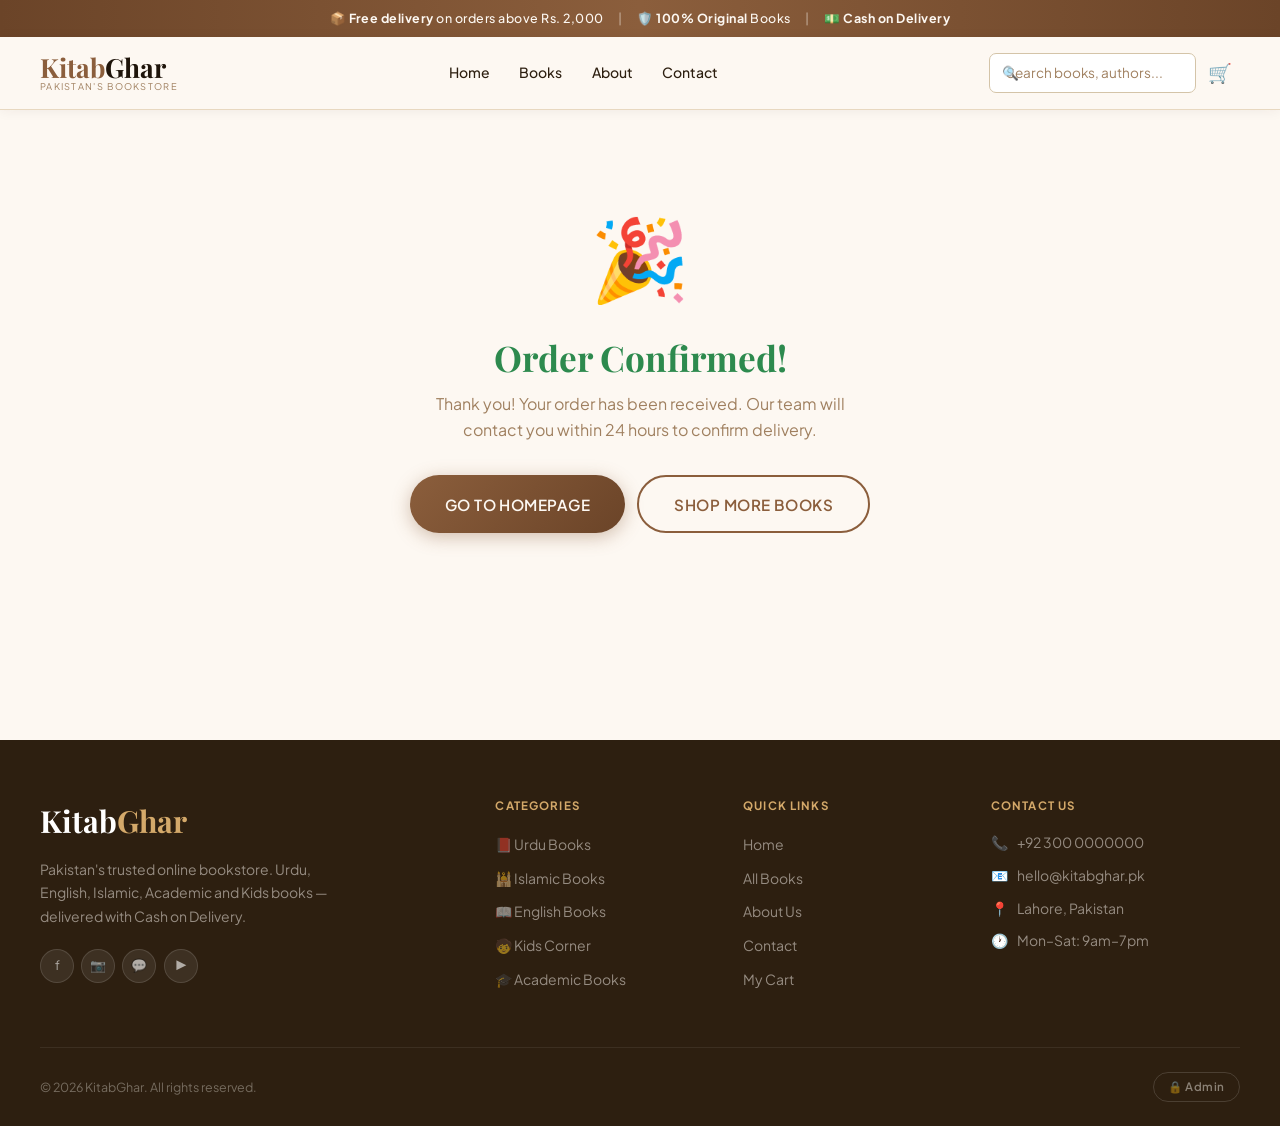
<file: success.html>
<!DOCTYPE html>
<html lang="en">
<head>
<meta charset="UTF-8"><meta name="viewport" content="width=device-width,initial-scale=1">
<title>Order Confirmed — KitabGhar</title>
<link rel="preconnect" href="https://fonts.googleapis.com"><link rel="preconnect" href="https://fonts.gstatic.com" crossorigin>
<link rel="stylesheet" href="https://fonts.googleapis.com/css2?family=Playfair+Display:ital,wght@0,700;0,800;1,700&family=Plus+Jakarta+Sans:wght@400;500;600;700;800&display=swap">
<link rel="stylesheet" href="css/style.css">
</head>
<body>
<div id="site-header"></div>
<section style="padding:5rem 0;min-height:70vh"><div class="container">
  <div style="text-align:center;max-width:520px;margin:0 auto">
    <div style="font-size:5rem;margin-bottom:1rem">🎉</div>
    <h1 style="font-size:2.2rem;color:var(--green)">Order Confirmed!</h1>
    <p id="ord-id" style="color:var(--muted2);margin:.75rem 0"></p>
    <p style="color:var(--muted2);max-width:420px;margin:0 auto 2rem">Thank you! Your order has been received. Our team will contact you within 24 hours to confirm delivery.</p>
    <div style="display:flex;gap:.75rem;justify-content:center;flex-wrap:wrap">
      <a href="index.html" class="btn btn-primary btn-lg">Go to Homepage</a>
      <a href="categories.html" class="btn btn-outline btn-lg">Shop More Books</a>
    </div>
  </div>
</div></section>
<div id="site-footer"></div>
<script src="js/store.js"></script>
<script src="js/app.js"></script>
<script>
(async()=>{
  await Store.ready();
  mountLayout();
  const id=new URLSearchParams(location.search).get('order');
  if(id)document.getElementById('ord-id').textContent='Order ID: '+id;
})();
</script>
</body></html>
</file>
<file: css/style.css>
/* ================================================================
   KitabGhar v4 — Complete Stylesheet
   Warm bookstore aesthetic. Works on all devices.
   ================================================================ */

@import url('https://fonts.googleapis.com/css2?family=Playfair+Display:ital,wght@0,700;0,800;1,700&family=Plus+Jakarta+Sans:wght@400;500;600;700;800&display=swap');

:root {
  --cream:    #fdf8f2;
  --sand:     #f5ede0;
  --sand2:    #ebe0ce;
  --clay:     #d4a96a;
  --bark:     #8b5e3c;
  --bark-dark:#6b4428;
  --bark-l:   #b37d52;
  --ink:      #1e140a;
  --ink2:     #2d1f10;
  --muted:    #7a6040;
  --muted2:   #a08060;
  --border:   #e8d8c0;
  --border2:  #d4c4a8;
  --white:    #ffffff;
  --red:      #c0392b;
  --green:    #2d8a4e;
  --green-bg: #edf7f1;
  --gold:     #c8940a;
  --gold-bg:  #fdf7e3;

  --shadow-sm: 0 1px 4px rgba(60,30,10,.06);
  --shadow:    0 4px 18px rgba(60,30,10,.10);
  --shadow-md: 0 8px 30px rgba(60,30,10,.13);
  --shadow-lg: 0 20px 56px rgba(60,30,10,.17);
  --shadow-xl: 0 32px 80px rgba(60,30,10,.22);

  --radius:    12px;
  --radius-sm: 7px;
  --radius-lg: 20px;
  --pill:      999px;

  --font-display: 'Playfair Display', Georgia, serif;
  --font-body:    'Plus Jakarta Sans', system-ui, sans-serif;
}

/* ── Reset ─────────────────────────────────────────────────── */
*,*::before,*::after{box-sizing:border-box;margin:0;padding:0;}
html{scroll-behavior:smooth;}
body{font-family:var(--font-body);background:var(--cream);color:var(--ink);line-height:1.65;-webkit-font-smoothing:antialiased;overflow-x:hidden;}
h1,h2,h3,h4{font-family:var(--font-display);line-height:1.15;}
a{color:inherit;text-decoration:none;}
img{max-width:100%;display:block;}
button{cursor:pointer;font-family:var(--font-body);}
input,textarea,select{font-family:var(--font-body);font-size:.9rem;color:var(--ink);}

.container{max-width:1280px;margin:0 auto;padding:0 1.25rem;}
@media(min-width:640px){.container{padding:0 2rem;}}
@media(min-width:1024px){.container{padding:0 2.5rem;}}

/* ── Buttons ───────────────────────────────────────────────── */
.btn{display:inline-flex;align-items:center;justify-content:center;gap:.45rem;padding:.72rem 1.75rem;border:none;border-radius:var(--pill);font-family:var(--font-body);font-weight:600;font-size:.875rem;letter-spacing:.03em;text-transform:uppercase;cursor:pointer;white-space:nowrap;transition:all .25s cubic-bezier(.34,1.56,.64,1);text-decoration:none;}
.btn:active{transform:scale(.96)!important;}
.btn-primary{background:linear-gradient(135deg,var(--bark),var(--bark-dark));color:var(--cream);box-shadow:0 4px 18px rgba(139,94,60,.38);}
.btn-primary:hover{background:linear-gradient(135deg,var(--bark-dark),#4a2c14);transform:translateY(-2px);box-shadow:0 8px 26px rgba(139,94,60,.48);}
.btn-outline{background:transparent;color:var(--bark);border:2px solid var(--bark);}
.btn-outline:hover{background:var(--bark);color:var(--cream);transform:translateY(-2px);box-shadow:0 6px 20px rgba(139,94,60,.3);}
.btn-ghost{background:rgba(139,94,60,.08);color:var(--ink);border:1px solid transparent;}
.btn-ghost:hover{background:var(--sand);border-color:var(--border);}
.btn-danger{background:linear-gradient(135deg,var(--red),#a93226);color:#fff;box-shadow:0 4px 14px rgba(192,57,43,.3);}
.btn-danger:hover{transform:translateY(-2px);box-shadow:0 8px 20px rgba(192,57,43,.4);}
.btn-sm{padding:.48rem 1rem;font-size:.76rem;}
.btn-lg{padding:.9rem 2.2rem;font-size:.95rem;}
.btn-block{width:100%;}

.btn-cart{background:linear-gradient(135deg,var(--clay),var(--bark));color:var(--cream);padding:.5rem 1rem;border-radius:var(--pill);font-size:.78rem;font-weight:600;border:none;box-shadow:0 2px 10px rgba(139,94,60,.3);transition:all .22s cubic-bezier(.34,1.56,.64,1);white-space:nowrap;letter-spacing:.02em;}
.btn-cart:hover{background:linear-gradient(135deg,var(--bark),var(--bark-dark));transform:translateY(-2px);box-shadow:0 5px 16px rgba(139,94,60,.4);}
.btn-cart:disabled{background:var(--sand2);color:var(--muted2);cursor:not-allowed;box-shadow:none;transform:none;}

/* ── Announce Bar ──────────────────────────────────────────── */
.announce-bar{background:linear-gradient(90deg,var(--bark-dark),var(--bark),var(--bark-dark));color:var(--cream);text-align:center;padding:.5rem 1rem;font-size:.78rem;font-weight:500;letter-spacing:.04em;}
.announce-bar strong{font-weight:700;}
.sep{opacity:.45;margin:0 .75rem;}

/* ── Header ────────────────────────────────────────────────── */
.site-header{position:sticky;top:0;z-index:100;background:rgba(253,248,242,.96);backdrop-filter:blur(16px);border-bottom:1px solid var(--border);box-shadow:0 1px 12px rgba(44,26,14,.06);}
.header-wrap{display:flex;align-items:center;justify-content:space-between;padding:.8rem 0;gap:.75rem;}
.logo{display:flex;flex-direction:column;line-height:1;text-decoration:none;}
.logo-main{font-family:var(--font-display);font-size:1.65rem;font-weight:700;color:var(--bark);line-height:1;}
.logo-main span{color:var(--ink);}
.logo-sub{font-size:.58rem;letter-spacing:.14em;text-transform:uppercase;color:var(--muted2);font-family:var(--font-body);margin-top:2px;}
.main-nav{display:none;gap:.15rem;}
@media(min-width:768px){.main-nav{display:flex;}}
.main-nav a{font-weight:500;font-size:.875rem;color:var(--ink2);padding:.45rem .85rem;border-radius:var(--pill);transition:all .18s;}
.main-nav a:hover,.main-nav a.active{color:var(--bark);background:rgba(139,94,60,.09);}
.header-right{display:flex;align-items:center;gap:.3rem;}
.search-box{display:none;position:relative;}
@media(min-width:900px){.search-box{display:block;}}
.search-box input{padding:.5rem 1rem .5rem 2.4rem;border:1.5px solid var(--border2);border-radius:var(--pill);background:var(--white);font-size:.85rem;width:220px;outline:none;transition:all .2s;}
.search-box input:focus{border-color:var(--bark);width:265px;box-shadow:0 0 0 3px rgba(139,94,60,.1);}
.search-box input::placeholder{color:var(--muted2);}
.search-icon{position:absolute;left:.8rem;top:50%;transform:translateY(-50%);color:var(--muted2);font-size:.85rem;pointer-events:none;}
.hdr-btn{position:relative;background:transparent;border:none;padding:.48rem;border-radius:var(--radius-sm);color:var(--ink2);font-size:1.2rem;display:flex;align-items:center;justify-content:center;transition:all .18s;text-decoration:none;}
.hdr-btn:hover{background:var(--sand);color:var(--bark);}
.cart-badge{position:absolute;top:-1px;right:-1px;background:var(--bark);color:var(--cream);font-size:.58rem;font-weight:800;min-width:16px;height:16px;border-radius:999px;display:flex;align-items:center;justify-content:center;padding:0 3px;border:2px solid var(--cream);}
.hamburger{display:flex;}
@media(min-width:768px){.hamburger{display:none;}}
.mobile-menu{display:none;flex-direction:column;padding:.6rem 0 1rem;border-top:1px solid var(--border);gap:0;}
.mobile-menu.open{display:flex;}
.mobile-menu a{padding:.65rem .25rem;font-weight:500;font-size:.9rem;border-radius:var(--radius-sm);transition:all .18s;}
.mobile-menu a:hover{background:var(--sand);color:var(--bark);padding-left:.75rem;}
.mobile-menu input{margin-top:.6rem;padding:.58rem 1rem;border:1.5px solid var(--border2);border-radius:var(--pill);background:var(--white);outline:none;width:100%;}
.edit-banner{background:linear-gradient(90deg,var(--bark-dark),var(--bark));color:var(--cream);display:none;align-items:center;justify-content:center;gap:.75rem;padding:.55rem 1rem;font-size:.82rem;font-weight:600;flex-wrap:wrap;}
.edit-banner.on{display:flex;}
.edit-banner button{background:rgba(255,255,255,.18);color:var(--cream);border:1px solid rgba(255,255,255,.3);border-radius:var(--pill);padding:.3rem .85rem;font-family:var(--font-body);font-size:.76rem;font-weight:600;cursor:pointer;transition:all .18s;}
.edit-banner button:hover{background:rgba(255,255,255,.3);}

/* ── Hero Carousel ─────────────────────────────────────────── */
.hero{position:relative;overflow:hidden;background:linear-gradient(135deg,#1a1008,#3d2510);min-height:78vh;display:flex;align-items:center;}
.slide{position:absolute;inset:0;opacity:0;pointer-events:none;transition:opacity .9s ease;display:flex;align-items:center;}
.slide.active{opacity:1;pointer-events:auto;}
.slide-bg{position:absolute;inset:0;background-size:cover;background-position:center;opacity:.22;}
.slide.active .slide-bg{opacity:.28;}
.slide-inner{position:relative;z-index:2;padding:4rem 0;max-width:640px;}
.slide-tag{display:inline-flex;align-items:center;gap:.4rem;background:rgba(255,255,255,.1);backdrop-filter:blur(8px);color:#d4a96a;padding:.35rem .9rem;border-radius:var(--pill);font-size:.72rem;font-weight:600;border:1px solid rgba(212,169,106,.2);letter-spacing:.1em;text-transform:uppercase;margin-bottom:1.25rem;}
.slide-inner h1{font-size:clamp(2.25rem,5.5vw,4.5rem);color:#fff;line-height:1.08;}
.slide-inner h1 em{color:#d4a96a;font-style:normal;}
.slide-inner p{color:rgba(255,255,255,.68);font-size:1.05rem;margin-top:1rem;line-height:1.7;max-width:500px;}
.slide-btns{display:flex;flex-wrap:wrap;gap:.75rem;margin-top:2rem;}
.hero .btn-primary{background:linear-gradient(135deg,#d4a96a,#b8870d);box-shadow:0 6px 24px rgba(212,160,23,.4);}
.hero .btn-primary:hover{background:linear-gradient(135deg,#e0b040,#c89020);}
.hero .btn-outline{border-color:rgba(255,255,255,.35);color:#fff;}
.hero .btn-outline:hover{background:rgba(255,255,255,.14);border-color:rgba(255,255,255,.6);}
.slide-stats{display:flex;gap:2rem;margin-top:2.5rem;padding-top:2rem;border-top:1px solid rgba(255,255,255,.1);}
.stat-val{font-family:var(--font-display);font-size:1.75rem;font-weight:700;color:#d4a96a;line-height:1;}
.stat-lbl{font-size:.7rem;color:rgba(255,255,255,.48);text-transform:uppercase;letter-spacing:.1em;margin-top:.2rem;}
.hero-books{position:absolute;right:0;top:50%;transform:translateY(-50%);width:40%;padding:2rem;display:none;z-index:2;}
@media(min-width:1024px){.hero-books{display:block;}}
.hero-books-grid{display:grid;grid-template-columns:1fr 1fr;gap:1rem;transform:perspective(900px) rotateY(-10deg) rotateX(3deg);}
.hero-book-card{border-radius:var(--radius);overflow:hidden;aspect-ratio:3/4;box-shadow:var(--shadow-xl);}
.hero-book-card img{width:100%;height:100%;object-fit:cover;}
.hero-book-card:nth-child(even){margin-top:1.5rem;}
.carousel-dots{position:absolute;bottom:1.75rem;left:50%;transform:translateX(-50%);display:flex;gap:.45rem;z-index:10;}
.dot{width:7px;height:7px;border-radius:999px;background:rgba(255,255,255,.28);border:none;cursor:pointer;transition:all .28s;padding:0;}
.dot.active{background:#d4a96a;width:26px;}
.carousel-arrow{position:absolute;top:50%;transform:translateY(-50%);background:rgba(255,255,255,.1);backdrop-filter:blur(8px);border:1px solid rgba(255,255,255,.18);color:#fff;width:44px;height:44px;border-radius:50%;font-size:.95rem;z-index:10;display:flex;align-items:center;justify-content:center;transition:all .2s;cursor:pointer;}
.carousel-arrow:hover{background:rgba(255,255,255,.22);}
.carousel-arrow.prev{left:1.25rem;}
.carousel-arrow.next{right:1.25rem;}

/* ── Trust Strip ───────────────────────────────────────────── */
.trust-strip{background:var(--white);border-bottom:1px solid var(--border);padding:1rem 0;}
.trust-inner{display:flex;align-items:center;justify-content:center;gap:2rem;flex-wrap:wrap;}
.trust-item{display:flex;align-items:center;gap:.6rem;}
.trust-icon{width:38px;height:38px;border-radius:50%;background:linear-gradient(135deg,var(--sand),var(--sand2));border:1px solid var(--border);display:flex;align-items:center;justify-content:center;font-size:1rem;flex-shrink:0;}
.trust-label strong{display:block;font-size:.82rem;font-weight:700;color:var(--ink);}
.trust-label span{font-size:.74rem;color:var(--muted2);}

/* ── Sections ──────────────────────────────────────────────── */
.section{padding:4.5rem 0;}
.section-head{display:flex;align-items:flex-end;justify-content:space-between;margin-bottom:2rem;flex-wrap:wrap;gap:.75rem;}
.section-head h2{font-size:clamp(1.7rem,3vw,2.5rem);color:var(--ink);}
.section-head p{color:var(--muted2);margin-top:.25rem;font-size:.9rem;}
.view-all{font-size:.8rem;font-weight:600;color:var(--bark);display:inline-flex;align-items:center;gap:.3rem;padding:.45rem .9rem;border-radius:var(--pill);border:1.5px solid var(--border2);transition:all .2s;text-decoration:none;}
.view-all:hover{background:var(--bark);color:var(--cream);border-color:var(--bark);transform:translateY(-1px);}

/* ── Category Cards ────────────────────────────────────────── */
.cat-grid{display:grid;gap:1rem;grid-template-columns:repeat(2,1fr);}
@media(min-width:480px){.cat-grid{grid-template-columns:repeat(3,1fr);}}
@media(min-width:768px){.cat-grid{grid-template-columns:repeat(5,1fr);}}
.cat-card{background:var(--white);border:1px solid var(--border);border-radius:var(--radius);overflow:hidden;cursor:pointer;text-decoration:none;display:block;transition:all .28s cubic-bezier(.34,1.56,.64,1);}
.cat-card:hover{transform:translateY(-5px) scale(1.02);box-shadow:var(--shadow-md);border-color:transparent;}
.cat-emoji{width:100%;aspect-ratio:1;display:flex;align-items:center;justify-content:center;font-size:3rem;transition:transform .3s;}
.cat-card:hover .cat-emoji{transform:scale(1.15);}
.cat-label{padding:.7rem;text-align:center;border-top:1px solid var(--border);}
.cat-label span{font-weight:700;font-size:.82rem;color:var(--ink);}

/* ── Books Grid ────────────────────────────────────────────── */
.books-grid{display:grid;gap:1rem;grid-template-columns:repeat(2,1fr);}
@media(min-width:560px){.books-grid{grid-template-columns:repeat(3,1fr);gap:1.25rem;}}
@media(min-width:1024px){.books-grid{grid-template-columns:repeat(4,1fr);gap:1.5rem;}}
@media(min-width:1280px){.books-grid{grid-template-columns:repeat(5,1fr);}}

/* ── Book Card ─────────────────────────────────────────────── */
.book-card{background:var(--white);border-radius:var(--radius);overflow:hidden;border:1px solid var(--border);display:flex;flex-direction:column;transition:all .28s cubic-bezier(.34,1.56,.64,1);position:relative;}
.book-card:hover{transform:translateY(-5px);box-shadow:var(--shadow-md);border-color:transparent;}
.book-cover-wrap{aspect-ratio:3/4;overflow:hidden;background:var(--sand);position:relative;display:block;text-decoration:none;flex-shrink:0;}
.book-cover-wrap img{width:100%;height:100%;object-fit:cover;transition:transform .45s ease;}
.book-card:hover .book-cover-wrap img{transform:scale(1.06);}
.book-placeholder{width:100%;height:100%;display:flex;align-items:center;justify-content:center;font-size:3.5rem;background:linear-gradient(135deg,var(--sand),var(--sand2));}
.featured-tag{position:absolute;top:.5rem;left:.5rem;background:linear-gradient(135deg,var(--clay),var(--gold));color:var(--ink);font-size:.6rem;font-weight:800;padding:.18rem .5rem;border-radius:var(--pill);text-transform:uppercase;letter-spacing:.06em;z-index:2;}
.admin-btns{position:absolute;top:.4rem;right:.4rem;display:flex;gap:.2rem;z-index:3;}
.admin-btns button{background:rgba(0,0,0,.72);backdrop-filter:blur(4px);color:#fff;border:none;width:28px;height:28px;border-radius:var(--radius-sm);font-size:.8rem;display:flex;align-items:center;justify-content:center;transition:all .18s;cursor:pointer;}
.admin-btns button:hover{background:rgba(0,0,0,.9);transform:scale(1.08);}
.book-info{padding:.85rem;display:flex;flex-direction:column;gap:.2rem;flex:1;}
.book-title{font-family:var(--font-display);font-weight:700;font-size:.92rem;line-height:1.25;color:var(--ink);display:-webkit-box;-webkit-line-clamp:2;-webkit-box-orient:vertical;overflow:hidden;}
.book-title:hover{color:var(--bark);}
.book-author{color:var(--muted2);font-size:.75rem;}
.book-stars{display:flex;align-items:center;gap:.2rem;margin:.1rem 0;}
.stars{color:var(--gold);font-size:.72rem;}
.reviews{font-size:.68rem;color:var(--muted2);}
.book-foot{display:flex;align-items:center;justify-content:space-between;margin-top:auto;padding-top:.55rem;border-top:1px solid var(--border);}
.book-price{font-weight:800;color:var(--bark);font-size:.95rem;font-family:var(--font-body);}
.book-stock{font-size:.68rem;color:var(--green);font-weight:600;}
.book-stock.out{color:var(--red);}

/* ── Promo Banner ──────────────────────────────────────────── */
.promo-banner{background:linear-gradient(135deg,#1e140a,#3d2510);border-radius:var(--radius-lg);overflow:hidden;padding:3rem 3.5rem;position:relative;}
.promo-banner::before{content:'';position:absolute;top:-80px;right:-80px;width:300px;height:300px;border-radius:50%;background:radial-gradient(circle,rgba(212,169,106,.12),transparent 70%);}
.promo-eyebrow{font-size:.72rem;font-weight:700;letter-spacing:.12em;text-transform:uppercase;color:#d4a96a;margin-bottom:.75rem;}
.promo-banner h2{font-family:var(--font-display);font-size:clamp(1.6rem,3.5vw,2.8rem);color:var(--cream);}
.promo-banner p{color:rgba(253,248,242,.6);margin-top:.7rem;max-width:480px;}
.promo-actions{display:flex;gap:.75rem;margin-top:1.75rem;flex-wrap:wrap;}
.promo-banner .btn-primary{background:linear-gradient(135deg,#d4a96a,#b8870d);}
.promo-banner .btn-outline{border-color:rgba(255,255,255,.3);color:#fff;}
.promo-banner .btn-outline:hover{background:rgba(255,255,255,.1);}

/* ── Newsletter ────────────────────────────────────────────── */
.newsletter{background:var(--sand);border-top:1px solid var(--border);border-bottom:1px solid var(--border);padding:3.5rem 0;text-align:center;}
.newsletter h3{font-size:clamp(1.5rem,2.5vw,2.2rem);margin-bottom:.5rem;}
.newsletter p{color:var(--muted2);margin-bottom:1.5rem;}
.nl-form{display:flex;gap:.5rem;max-width:420px;margin:0 auto;flex-wrap:wrap;justify-content:center;}
.nl-form input{flex:1;min-width:190px;padding:.7rem 1.2rem;border:1.5px solid var(--border2);border-radius:var(--pill);background:var(--white);outline:none;}
.nl-form input:focus{border-color:var(--bark);}

/* ── Footer ────────────────────────────────────────────────── */
.footer{background:var(--ink2);color:var(--cream);padding-top:3.5rem;}
.footer-grid{display:grid;gap:2.5rem;grid-template-columns:1fr;padding-bottom:3rem;}
@media(min-width:640px){.footer-grid{grid-template-columns:repeat(2,1fr);}}
@media(min-width:1024px){.footer-grid{grid-template-columns:2fr 1fr 1fr 1.2fr;}}
.footer-logo{font-family:var(--font-display);font-weight:700;font-size:1.9rem;color:#fff;text-decoration:none;display:inline-block;}
.footer-logo span{color:var(--clay);}
.footer-about{color:rgba(253,248,242,.5);font-size:.875rem;line-height:1.7;margin-top:.7rem;max-width:300px;}
.footer-socials{display:flex;gap:.45rem;margin-top:1.25rem;}
.social-btn{width:34px;height:34px;border-radius:50%;background:rgba(255,255,255,.08);border:1px solid rgba(255,255,255,.12);color:rgba(255,255,255,.6);display:flex;align-items:center;justify-content:center;font-size:.8rem;transition:all .2s;text-decoration:none;}
.social-btn:hover{background:var(--clay);color:var(--ink);border-color:var(--clay);transform:translateY(-2px);}
.footer h5{font-family:var(--font-body);font-size:.72rem;font-weight:700;letter-spacing:.1em;text-transform:uppercase;color:var(--clay);margin-bottom:1rem;}
.footer ul{list-style:none;}
.footer ul li{margin-bottom:.45rem;}
.footer ul a{color:rgba(253,248,242,.5);font-size:.875rem;transition:color .18s;}
.footer ul a:hover{color:var(--clay);}
.footer-contact-item{display:flex;align-items:flex-start;gap:.55rem;color:rgba(253,248,242,.5);font-size:.875rem;margin-bottom:.6rem;}
.footer-contact-icon{color:var(--clay);flex-shrink:0;}
.footer-bottom{border-top:1px solid rgba(255,255,255,.07);padding:1.5rem 0;display:flex;justify-content:space-between;align-items:center;flex-wrap:wrap;gap:.75rem;}
.footer-copy{font-size:.78rem;color:rgba(253,248,242,.35);}
.admin-login-btn{background:transparent;border:1px solid rgba(255,255,255,.14);color:rgba(253,248,242,.45);padding:.4rem .9rem;border-radius:var(--pill);font-size:.72rem;font-family:var(--font-body);font-weight:600;letter-spacing:.04em;transition:all .2s;cursor:pointer;}
.admin-login-btn:hover{border-color:var(--clay);color:var(--clay);}
.admin-login-btn.active{background:rgba(212,169,106,.14);border-color:var(--clay);color:var(--clay);}

/* ── Page Head ─────────────────────────────────────────────── */
.page-head{background:linear-gradient(135deg,var(--sand),var(--sand2));padding:2.5rem 0;border-bottom:1px solid var(--border);}
.page-head h1{font-size:clamp(1.8rem,3.5vw,3rem);margin-top:.3rem;}
.breadcrumb{font-size:.8rem;color:var(--muted2);}
.breadcrumb a{color:var(--bark);}
.breadcrumb a:hover{text-decoration:underline;}

/* ── Filters ───────────────────────────────────────────────── */
.filters{display:flex;flex-wrap:wrap;gap:.45rem;margin-bottom:2rem;}
.filter-chip{display:inline-flex;align-items:center;gap:.3rem;padding:.4rem .9rem;border-radius:var(--pill);border:1.5px solid var(--border2);font-size:.8rem;font-weight:600;color:var(--muted);background:var(--white);transition:all .2s;text-decoration:none;cursor:pointer;}
.filter-chip:hover{border-color:var(--bark);color:var(--bark);}
.filter-chip.active{background:var(--bark);color:var(--cream);border-color:var(--bark);}

/* ── Forms ─────────────────────────────────────────────────── */
.form-group{margin-bottom:1.1rem;}
.form-row{display:grid;gap:1rem;grid-template-columns:1fr;}
@media(min-width:560px){.form-row{grid-template-columns:1fr 1fr;}}
label{display:block;font-weight:600;font-size:.8rem;margin-bottom:.38rem;color:var(--ink2);}
input:not([type=checkbox]):not([type=file]),textarea,select{width:100%;padding:.66rem 1rem;border:1.5px solid var(--border2);border-radius:var(--radius-sm);background:var(--white);outline:none;transition:all .2s;}
input:focus,textarea:focus,select:focus{border-color:var(--bark);box-shadow:0 0 0 3px rgba(139,94,60,.1);}
textarea{min-height:90px;resize:vertical;}
.field-error{border-color:var(--red)!important;box-shadow:0 0 0 3px rgba(192,57,43,.1)!important;}
.field-ok{border-color:var(--green)!important;}
.err-msg{font-size:.74rem;color:var(--red);margin-top:.22rem;display:none;}
.err-msg.show{display:block;}

/* ── Modal / Overlay ───────────────────────────────────────── */
.overlay{position:fixed;inset:0;background:rgba(26,16,8,.72);z-index:500;display:none;align-items:center;justify-content:center;padding:1rem;backdrop-filter:blur(6px);}
.overlay.open{display:flex;}
.modal{background:var(--white);border-radius:var(--radius-lg);padding:2rem;max-width:480px;width:100%;max-height:90vh;overflow-y:auto;box-shadow:var(--shadow-xl);animation:modalPop .3s cubic-bezier(.34,1.56,.64,1);}
.modal-lg{max-width:680px;}
.modal-head{display:flex;justify-content:space-between;align-items:center;margin-bottom:1.4rem;}
.modal-head h3{font-size:1.25rem;}
.modal-close{background:var(--sand);border:none;width:32px;height:32px;border-radius:50%;font-size:1rem;color:var(--muted);display:flex;align-items:center;justify-content:center;transition:all .18s;cursor:pointer;}
.modal-close:hover{background:var(--sand2);color:var(--ink);}
@keyframes modalPop{from{opacity:0;transform:scale(.94) translateY(10px)}to{opacity:1;transform:scale(1) translateY(0)}}

/* ── Image Upload ──────────────────────────────────────────── */
.img-upload-box{position:relative;border:2px dashed var(--border2);border-radius:var(--radius);min-height:110px;display:flex;align-items:center;justify-content:center;overflow:hidden;transition:all .2s;background:var(--sand);padding:.75rem;}
.img-upload-box:hover{border-color:var(--bark);background:var(--sand2);}
.extra-imgs-row{display:flex;flex-wrap:wrap;gap:.5rem;margin-top:.4rem;}
.extra-thumb{position:relative;width:76px;height:90px;border-radius:var(--radius-sm);overflow:hidden;border:1.5px solid var(--border2);}
.extra-thumb img{width:100%;height:100%;object-fit:cover;}
.extra-thumb .rm{position:absolute;top:2px;right:2px;background:rgba(0,0,0,.7);color:#fff;border:none;width:18px;height:18px;border-radius:50%;font-size:.65rem;display:flex;align-items:center;justify-content:center;cursor:pointer;}
.add-img-btn{width:76px;height:90px;border:2px dashed var(--border2);border-radius:var(--radius-sm);display:flex;align-items:center;justify-content:center;font-size:1.4rem;color:var(--muted2);cursor:pointer;background:var(--sand);transition:all .2s;}
.add-img-btn:hover{border-color:var(--bark);color:var(--bark);background:var(--sand2);}

/* ── Toast ─────────────────────────────────────────────────── */
.toast{position:fixed;top:1.5rem;left:50%;transform:translateX(-50%) translateY(-120px);background:var(--ink);color:var(--cream);padding:.8rem 1.5rem;border-radius:var(--radius);z-index:9999;font-weight:600;font-size:.875rem;box-shadow:var(--shadow-xl);transition:transform .35s cubic-bezier(.34,1.56,.64,1);max-width:92vw;white-space:nowrap;}
.toast.show{transform:translateX(-50%) translateY(0);}
.toast.ok{background:var(--green);}
.toast.fail{background:var(--red);}

/* ── Cart ──────────────────────────────────────────────────── */
.cart-layout{display:grid;gap:2rem;grid-template-columns:1fr;}
@media(min-width:1024px){.cart-layout{grid-template-columns:2fr 1fr;}}
.cart-item{background:var(--white);border:1px solid var(--border);border-radius:var(--radius);padding:1rem;display:grid;grid-template-columns:80px 1fr auto;gap:1rem;align-items:center;margin-bottom:.75rem;transition:box-shadow .2s;}
.cart-item:hover{box-shadow:var(--shadow);}
.cart-item img{width:80px;height:104px;object-fit:cover;border-radius:var(--radius-sm);}
.order-summary{background:var(--white);border:1px solid var(--border);border-radius:var(--radius);padding:1.5rem;position:sticky;top:90px;height:fit-content;}
.summary-row{display:flex;justify-content:space-between;padding:.52rem 0;font-size:.9rem;border-bottom:1px solid var(--border);}
.summary-row:last-child{border:none;}
.qty{display:flex;align-items:center;border:1.5px solid var(--border2);border-radius:var(--radius-sm);overflow:hidden;}
.qty button{width:34px;height:34px;background:var(--sand);border:none;font-size:1.1rem;cursor:pointer;}
.qty button:hover{background:var(--sand2);}
.qty input{width:46px;text-align:center;border:none;border-left:1.5px solid var(--border2);border-right:1.5px solid var(--border2);outline:none;background:transparent;font-size:.95rem;}

/* ── Product ───────────────────────────────────────────────── */
.product-layout{display:grid;gap:3rem;grid-template-columns:1fr;}
@media(min-width:768px){.product-layout{grid-template-columns:1fr 1.15fr;gap:4rem;}}
.gallery-main{aspect-ratio:3/4;background:var(--sand);border-radius:var(--radius-lg);overflow:hidden;border:1px solid var(--border);cursor:zoom-in;}
.gallery-main img{width:100%;height:100%;object-fit:cover;transition:transform .35s;}
.gallery-main:hover img{transform:scale(1.03);}
.gallery-thumbs{display:flex;gap:.45rem;overflow-x:auto;margin-top:.6rem;padding-bottom:.2rem;}
.g-thumb{width:60px;height:76px;border-radius:var(--radius-sm);overflow:hidden;cursor:pointer;border:2px solid transparent;flex-shrink:0;background:var(--sand);transition:border-color .18s;}
.g-thumb.active{border-color:var(--bark);}
.g-thumb img{width:100%;height:100%;object-fit:cover;}
.badge{display:inline-flex;align-items:center;gap:.3rem;padding:.22rem .65rem;border-radius:var(--pill);font-size:.74rem;font-weight:600;}
.badge-green{background:var(--green-bg);color:var(--green);}
.badge-red{background:rgba(192,57,43,.09);color:var(--red);}
.badge-gold{background:var(--gold-bg);color:var(--gold);}
.badge-brown{background:rgba(139,94,60,.1);color:var(--bark);}
.badge-row{display:flex;flex-wrap:wrap;gap:.4rem;margin-bottom:1rem;}
.delivery-strip{display:grid;grid-template-columns:repeat(3,1fr);gap:.5rem;margin-top:1.25rem;padding:.9rem 1rem;background:var(--sand);border-radius:var(--radius);border:1px solid var(--border);text-align:center;}
.ds-item strong{display:block;font-size:.8rem;color:var(--ink);margin-bottom:.1rem;}
.ds-item span{font-size:.74rem;color:var(--muted2);}

/* ── Checkout ──────────────────────────────────────────────── */
.checkout-layout{display:grid;gap:2rem;grid-template-columns:1fr;}
@media(min-width:1024px){.checkout-layout{grid-template-columns:1.5fr 1fr;}}
.checkout-section{background:var(--white);border:1px solid var(--border);border-radius:var(--radius);padding:1.6rem;margin-bottom:1.1rem;}
.checkout-section h3{font-size:1.05rem;margin-bottom:1.1rem;}
.payment-opt{display:flex;align-items:center;gap:.85rem;padding:.85rem 1rem;border:2px solid var(--border2);border-radius:var(--radius);cursor:pointer;transition:all .18s;background:var(--white);}
.payment-opt:has(input:checked){border-color:var(--bark);background:rgba(139,94,60,.04);}
.payment-opt input{accent-color:var(--bark);width:17px;height:17px;flex-shrink:0;cursor:pointer;}

/* ── Skeleton ──────────────────────────────────────────────── */
.skeleton{background:linear-gradient(90deg,var(--sand) 25%,var(--sand2) 50%,var(--sand) 75%);background-size:200% 100%;animation:shimmer 1.4s infinite;border-radius:var(--radius);}
@keyframes shimmer{0%{background-position:200% 0}100%{background-position:-200% 0}}

/* ── Empty ─────────────────────────────────────────────────── */
.empty{text-align:center;padding:5rem 1rem;}
.empty-icon{font-size:4rem;opacity:.3;margin-bottom:1rem;}

/* ── Scrollbar ─────────────────────────────────────────────── */
::-webkit-scrollbar{width:5px;height:5px;}
::-webkit-scrollbar-track{background:var(--sand);}
::-webkit-scrollbar-thumb{background:var(--clay);border-radius:999px;}
::-webkit-scrollbar-thumb:hover{background:var(--bark);}

/* ── Category new panel animation ─────────────────────────── */
#new-cat-box{animation:fadeIn .2s;}
@keyframes fadeIn{from{opacity:0;transform:translateY(-6px)}to{opacity:1;transform:translateY(0)}}
</file>
